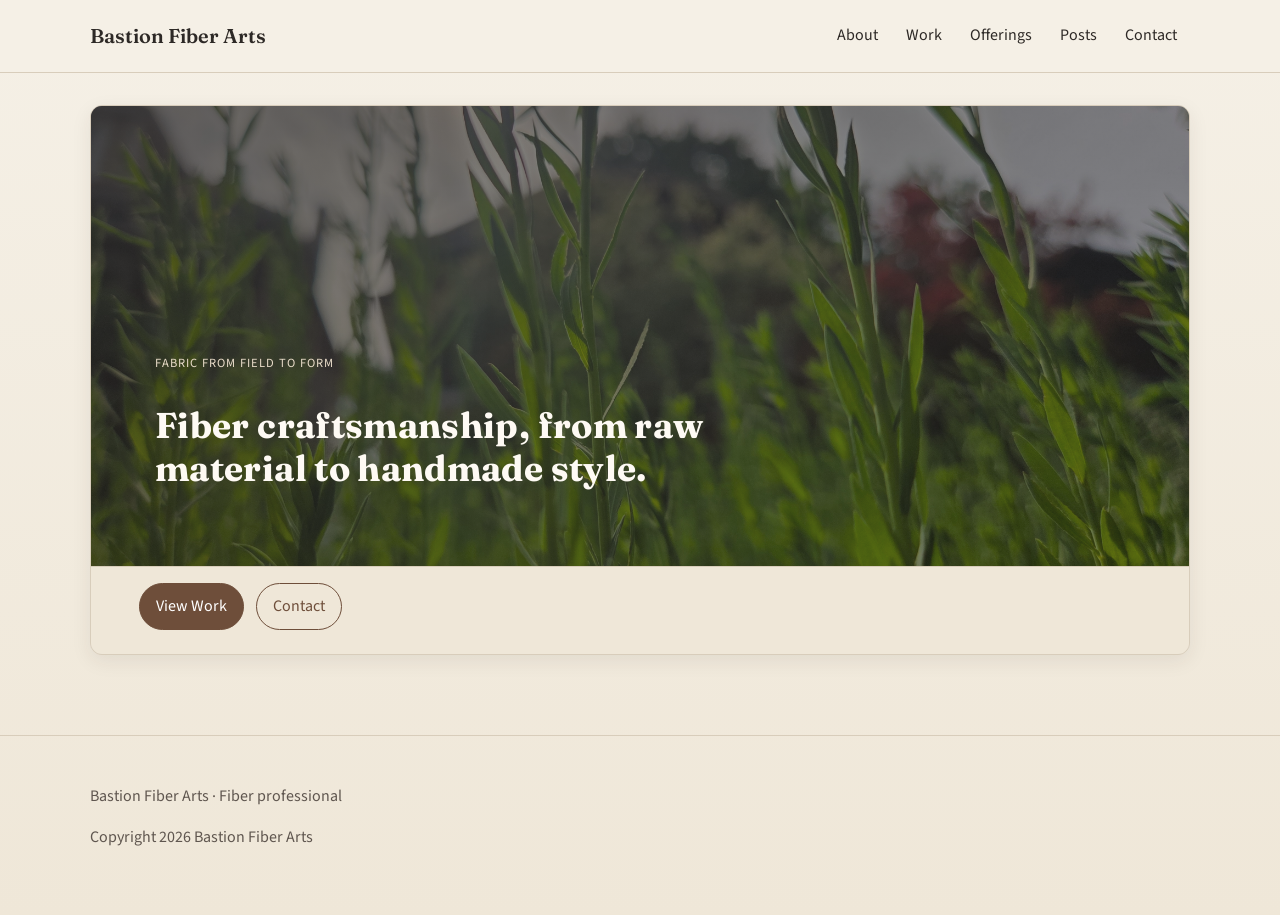
<file: docs/index.html>
<!doctype html>
<html lang="en">
  <head>
    <meta charset="UTF-8" />
    <meta name="viewport" content="width=device-width, initial-scale=1" />
    <title>Bastion Fiber Arts | Fiber Arts</title>
    <meta
      name="description"
      content="Personal website for a full-stack fiber professional: from growing and processing fiber to spinning, weaving, sewing, and styling."
    />
    <link rel="preconnect" href="https://fonts.googleapis.com" />
    <link rel="preconnect" href="https://fonts.gstatic.com" crossorigin />
    <link
      href="https://fonts.googleapis.com/css2?family=Fraunces:opsz,wght@9..144,500;9..144,600&family=Source+Sans+3:wght@400;500;600&display=swap"
      rel="stylesheet"
    />
    <link rel="stylesheet" href="assets/css/styles.css" />
  </head>
  <body>
    <a class="skip-link" href="#main-content">Skip to content</a>

    <header class="site-header">
      <div class="container header-inner">
        <a class="brand" href="index.html">Bastion Fiber Arts</a>
        <button
          class="menu-button"
          type="button"
          data-menu-button
          aria-expanded="false"
          aria-controls="primary-navigation"
        >
          Menu
        </button>
        <nav
          id="primary-navigation"
          class="primary-nav"
          aria-label="Primary"
          data-primary-nav
        >
          <ul class="nav-list">
            <li><a href="about/index.html">About</a></li>
            <li><a href="work/index.html">Work</a></li>
            <li><a href="offerings/index.html">Offerings</a></li>
            <li><a href="posts/index.html">Posts</a></li>
            <li><a href="contact/index.html">Contact</a></li>
          </ul>
        </nav>
      </div>
    </header>

    <main id="main-content" class="container">
      <section class="hero reveal" aria-labelledby="home-hero-title">
        <div class="hero-media">
          <div class="hero-content">
<!--              <p text-transform="uppercase" letter-spacing="0.08em" font-size="0.78rem" color="#FFFFF0" margin-bottom="var(--space-1)">Fiber From Field To Form</p>-->
            <p class="home-kicker" >Fabric From Field To Form</p>
            <h1 id="home-hero-title">Fiber craftsmanship, from raw material to handmade style.</h1>
          </div>
        </div>
        <div class="hero-actions">
          <a class="button primary" href="work/index.html">View Work</a>
          <a class="button secondary" href="contact/index.html">Contact</a>
        </div>
      </section>
    </main>

    <footer class="site-footer">
      <div class="container">
        <p>Bastion Fiber Arts · Fiber professional</p>
        <p>Copyright <span data-current-year></span> Bastion Fiber Arts</p>
      </div>
    </footer>

    <script src="assets/js/main.js"></script>
  </body>
</html>
</file>
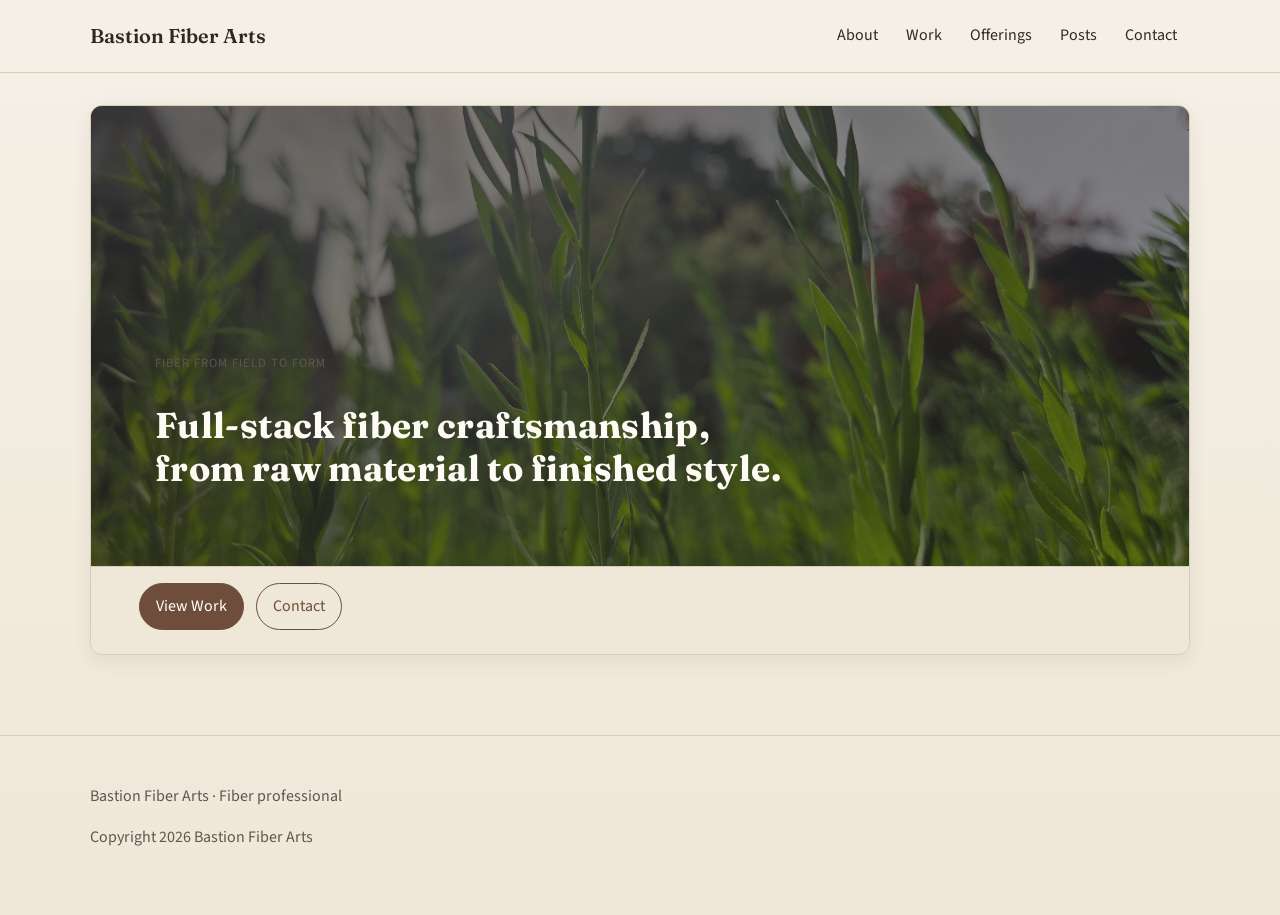
<file: site/index.html>
<!doctype html>
<html lang="en">
  <head>
    <meta charset="UTF-8" />
    <meta name="viewport" content="width=device-width, initial-scale=1" />
    <title>Bastion Fiber Arts | Fiber Arts</title>
    <meta
      name="description"
      content="Personal website for a full-stack fiber professional: from growing and processing fiber to spinning, weaving, sewing, and styling."
    />
    <link rel="preconnect" href="https://fonts.googleapis.com" />
    <link rel="preconnect" href="https://fonts.gstatic.com" crossorigin />
    <link
      href="https://fonts.googleapis.com/css2?family=Fraunces:opsz,wght@9..144,500;9..144,600&family=Source+Sans+3:wght@400;500;600&display=swap"
      rel="stylesheet"
    />
    <link rel="stylesheet" href="assets/css/styles.css" />
  </head>
  <body>
    <a class="skip-link" href="#main-content">Skip to content</a>

    <header class="site-header">
      <div class="container header-inner">
        <a class="brand" href="index.html">Bastion Fiber Arts</a>
        <button
          class="menu-button"
          type="button"
          data-menu-button
          aria-expanded="false"
          aria-controls="primary-navigation"
        >
          Menu
        </button>
        <nav
          id="primary-navigation"
          class="primary-nav"
          aria-label="Primary"
          data-primary-nav
        >
          <ul class="nav-list">
            <li><a href="about/index.html">About</a></li>
            <li><a href="work/index.html">Work</a></li>
            <li><a href="offerings/index.html">Offerings</a></li>
            <li><a href="posts/index.html">Posts</a></li>
            <li><a href="contact/index.html">Contact</a></li>
          </ul>
        </nav>
      </div>
    </header>

    <main id="main-content" class="container">
      <section class="hero reveal" aria-labelledby="home-hero-title">
        <div class="hero-media">
          <div class="hero-content">
            <p class="kicker">Fiber From Field To Form</p>
            <h1 id="home-hero-title">Full-stack fiber craftsmanship, from raw material to finished style.</h1>
          </div>
        </div>
        <div class="hero-actions">
          <a class="button primary" href="work/index.html">View Work</a>
          <a class="button secondary" href="contact/index.html">Contact</a>
        </div>
      </section>
    </main>

    <footer class="site-footer">
      <div class="container">
        <p>Bastion Fiber Arts · Fiber professional</p>
        <p>Copyright <span data-current-year></span> Bastion Fiber Arts</p>
      </div>
    </footer>

    <script src="data/local-data.js"></script>
    <script src="assets/js/main.js"></script>
  </body>
</html>
</file>
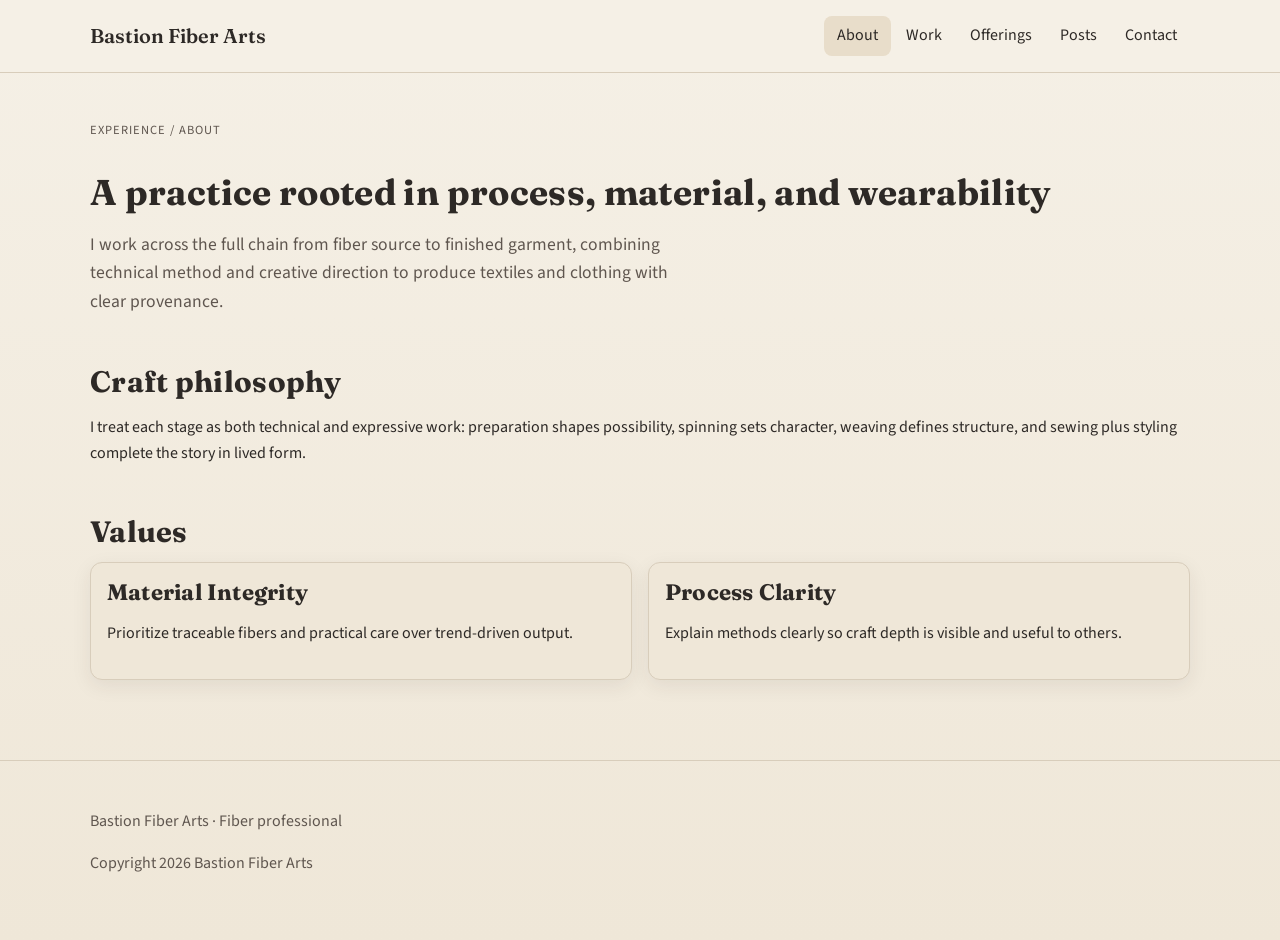
<file: docs/about/index.html>
<!doctype html>
<html lang="en">
  <head>
    <meta charset="UTF-8" />
    <meta name="viewport" content="width=device-width, initial-scale=1" />
    <title>About | Bastion Fiber Arts</title>
    <meta name="description" content="Experience, process, and craft philosophy of a full-stack fiber professional." />
    <link rel="preconnect" href="https://fonts.googleapis.com" />
    <link rel="preconnect" href="https://fonts.gstatic.com" crossorigin />
    <link
      href="https://fonts.googleapis.com/css2?family=Fraunces:opsz,wght@9..144,500;9..144,600&family=Source+Sans+3:wght@400;500;600&display=swap"
      rel="stylesheet"
    />
    <link rel="stylesheet" href="../assets/css/styles.css" />
  </head>
  <body>
    <a class="skip-link" href="#main-content">Skip to content</a>

    <header class="site-header">
      <div class="container header-inner">
        <a class="brand" href="../index.html">Bastion Fiber Arts</a>
        <button class="menu-button" type="button" data-menu-button aria-expanded="false" aria-controls="primary-navigation">Menu</button>
        <nav id="primary-navigation" class="primary-nav" aria-label="Primary" data-primary-nav>
          <ul class="nav-list">
            <li><a href="index.html" aria-current="page">About</a></li>
            <li><a href="../work/index.html">Work</a></li>
            <li><a href="../offerings/index.html">Offerings</a></li>
            <li><a href="../posts/index.html">Posts</a></li>
            <li><a href="../contact/index.html">Contact</a></li>
          </ul>
        </nav>
      </div>
    </header>

    <main id="main-content" class="container">
      <section class="section reveal">
        <p class="kicker">Experience / About</p>
        <h1>A practice rooted in process, material, and wearability</h1>
        <p class="lead">I work across the full chain from fiber source to finished garment, combining technical method and creative direction to produce textiles and clothing with clear provenance.</p>
      </section>

      <section class="section reveal" aria-labelledby="philosophy-title">
        <h2 id="philosophy-title">Craft philosophy</h2>
        <p>I treat each stage as both technical and expressive work: preparation shapes possibility, spinning sets character, weaving defines structure, and sewing plus styling complete the story in lived form.</p>
      </section>

<!--
      <section class="section reveal" aria-labelledby="timeline-title">
        <h2 id="timeline-title">Milestones</h2>
        <ul class="timeline">
          <li>
            <h3>Material foundation</h3>
            <p class="muted">Established local sourcing and small-batch processing practice focused on consistency and quality.</p>
          </li>
          <li>
            <h3>Integrated textile workflow</h3>
            <p class="muted">Built an end-to-end process connecting spinning choices to weave outcomes and garment performance.</p>
          </li>
          <li>
            <h3>Public-facing styling work</h3>
            <p class="muted">Expanded into outfit styling and communication that makes process legible to broader audiences.</p>
          </li>
        </ul>
      </section>
-->

      <section class="section reveal" aria-labelledby="values-title">
        <h2 id="values-title">Values</h2>
        <div class="card-grid two">
          <article class="card">
            <div class="card-body">
              <h3>Material Integrity</h3>
              <p>Prioritize traceable fibers and practical care over trend-driven output.</p>
            </div>
          </article>
          <article class="card">
            <div class="card-body">
              <h3>Process Clarity</h3>
              <p>Explain methods clearly so craft depth is visible and useful to others.</p>
            </div>
          </article>
        </div>
      </section>
    </main>

    <footer class="site-footer">
      <div class="container">
        <p>Bastion Fiber Arts · Fiber professional</p>
        <p>Copyright <span data-current-year></span> Bastion Fiber Arts</p>
      </div>
    </footer>

    <script src="../assets/js/main.js"></script>
  </body>
</html>
</file>
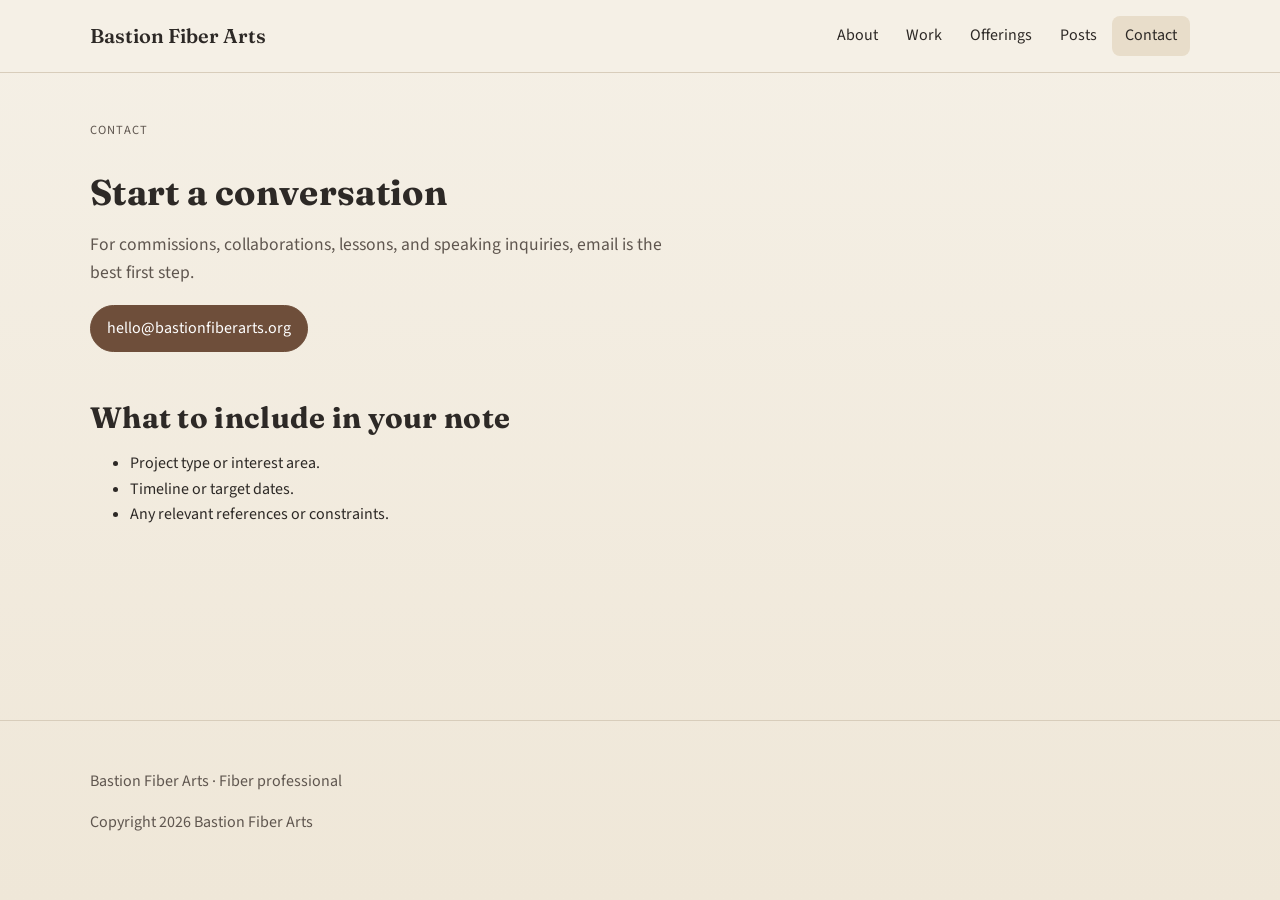
<file: docs/contact/index.html>
<!doctype html>
<html lang="en">
  <head>
    <meta charset="UTF-8" />
    <meta name="viewport" content="width=device-width, initial-scale=1" />
    <title>Contact | Bastion Fiber Arts</title>
    <meta name="description" content="Contact page for collaboration, commissions, and workshop inquiries." />
    <link rel="preconnect" href="https://fonts.googleapis.com" />
    <link rel="preconnect" href="https://fonts.gstatic.com" crossorigin />
    <link
      href="https://fonts.googleapis.com/css2?family=Fraunces:opsz,wght@9..144,500;9..144,600&family=Source+Sans+3:wght@400;500;600&display=swap"
      rel="stylesheet"
    />
    <link rel="stylesheet" href="../assets/css/styles.css" />
  </head>
  <body>
    <a class="skip-link" href="#main-content">Skip to content</a>

    <header class="site-header">
      <div class="container header-inner">
        <a class="brand" href="../index.html">Bastion Fiber Arts</a>
        <button class="menu-button" type="button" data-menu-button aria-expanded="false" aria-controls="primary-navigation">Menu</button>
        <nav id="primary-navigation" class="primary-nav" aria-label="Primary" data-primary-nav>
          <ul class="nav-list">
            <li><a href="../about/index.html">About</a></li>
            <li><a href="../work/index.html">Work</a></li>
            <li><a href="../offerings/index.html">Offerings</a></li>
            <li><a href="../posts/index.html">Posts</a></li>
            <li><a href="index.html" aria-current="page">Contact</a></li>
          </ul>
        </nav>
      </div>
    </header>

    <main id="main-content" class="container">
      <section class="section reveal">
        <p class="kicker">Contact</p>
        <h1>Start a conversation</h1>
        <p class="lead">For commissions, collaborations, lessons, and speaking inquiries, email is the best first step.</p>
        <div class="button-row">
          <a class="button primary" href="mailto:hello@bastionfiberarts.org?subject=Fiber%20Website%20Inquiry">hello@bastionfiberarts.org</a>
        </div>
      </section>

      <section class="section reveal" aria-labelledby="contact-notes-title">
        <h2 id="contact-notes-title">What to include in your note</h2>
        <ul>
          <li>Project type or interest area.</li>
          <li>Timeline or target dates.</li>
          <li>Any relevant references or constraints.</li>
        </ul>
<!--        <p class="muted">Typical response cadence: within 3 business days.</p>-->
      </section>
    </main>

    <footer class="site-footer">
      <div class="container">
        <p>Bastion Fiber Arts · Fiber professional</p>
        <p>Copyright <span data-current-year></span> Bastion Fiber Arts</p>
      </div>
    </footer>

    <script src="../assets/js/main.js"></script>
  </body>
</html>
</file>
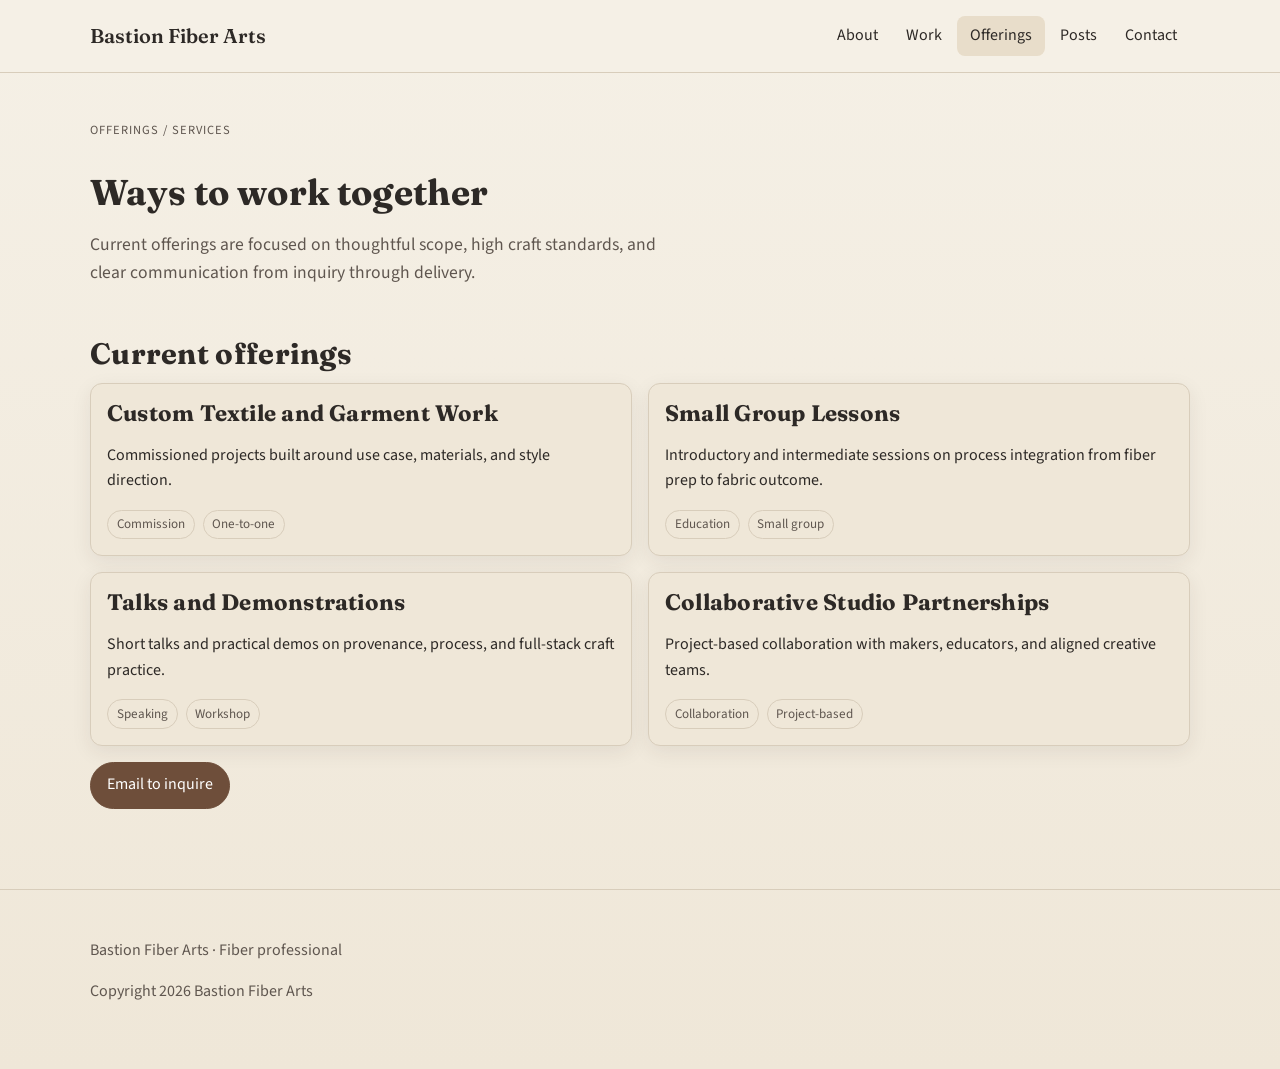
<file: docs/offerings/index.html>
<!doctype html>
<html lang="en">
  <head>
    <meta charset="UTF-8" />
    <meta name="viewport" content="width=device-width, initial-scale=1" />
    <title>Offerings | Bastion Fiber Arts</title>
    <meta name="description" content="Current and upcoming offerings including custom work, lessons, and talks." />
    <link rel="preconnect" href="https://fonts.googleapis.com" />
    <link rel="preconnect" href="https://fonts.gstatic.com" crossorigin />
    <link
      href="https://fonts.googleapis.com/css2?family=Fraunces:opsz,wght@9..144,500;9..144,600&family=Source+Sans+3:wght@400;500;600&display=swap"
      rel="stylesheet"
    />
    <link rel="stylesheet" href="../assets/css/styles.css" />
  </head>
  <body>
    <a class="skip-link" href="#main-content">Skip to content</a>

    <header class="site-header">
      <div class="container header-inner">
        <a class="brand" href="../index.html">Bastion Fiber Arts</a>
        <button class="menu-button" type="button" data-menu-button aria-expanded="false" aria-controls="primary-navigation">Menu</button>
        <nav id="primary-navigation" class="primary-nav" aria-label="Primary" data-primary-nav>
          <ul class="nav-list">
            <li><a href="../about/index.html">About</a></li>
            <li><a href="../work/index.html">Work</a></li>
            <li><a href="index.html" aria-current="page">Offerings</a></li>
            <li><a href="../posts/index.html">Posts</a></li>
            <li><a href="../contact/index.html">Contact</a></li>
          </ul>
        </nav>
      </div>
    </header>

    <main id="main-content" class="container">
      <section class="section reveal">
        <p class="kicker">Offerings / Services</p>
        <h1>Ways to work together</h1>
        <p class="lead">Current offerings are focused on thoughtful scope, high craft standards, and clear communication from inquiry through delivery.</p>
      </section>

      <section class="section reveal" aria-labelledby="offering-cards-title">
        <h2 id="offering-cards-title">Current offerings</h2>
        <div class="card-grid two" data-offerings-list data-source="../data/offerings.json"></div>
        <div class="button-row">
          <a class="button primary" href="mailto:hello@bastionfiberarts.org?subject=Offering%20Inquiry">Email to inquire</a>
        </div>
      </section>
    </main>

    <footer class="site-footer">
      <div class="container">
        <p>Bastion Fiber Arts · Fiber professional</p>
        <p>Copyright <span data-current-year></span> Bastion Fiber Arts</p>
      </div>
    </footer>

    <script src="../assets/js/main.js"></script>
  </body>
</html>
</file>
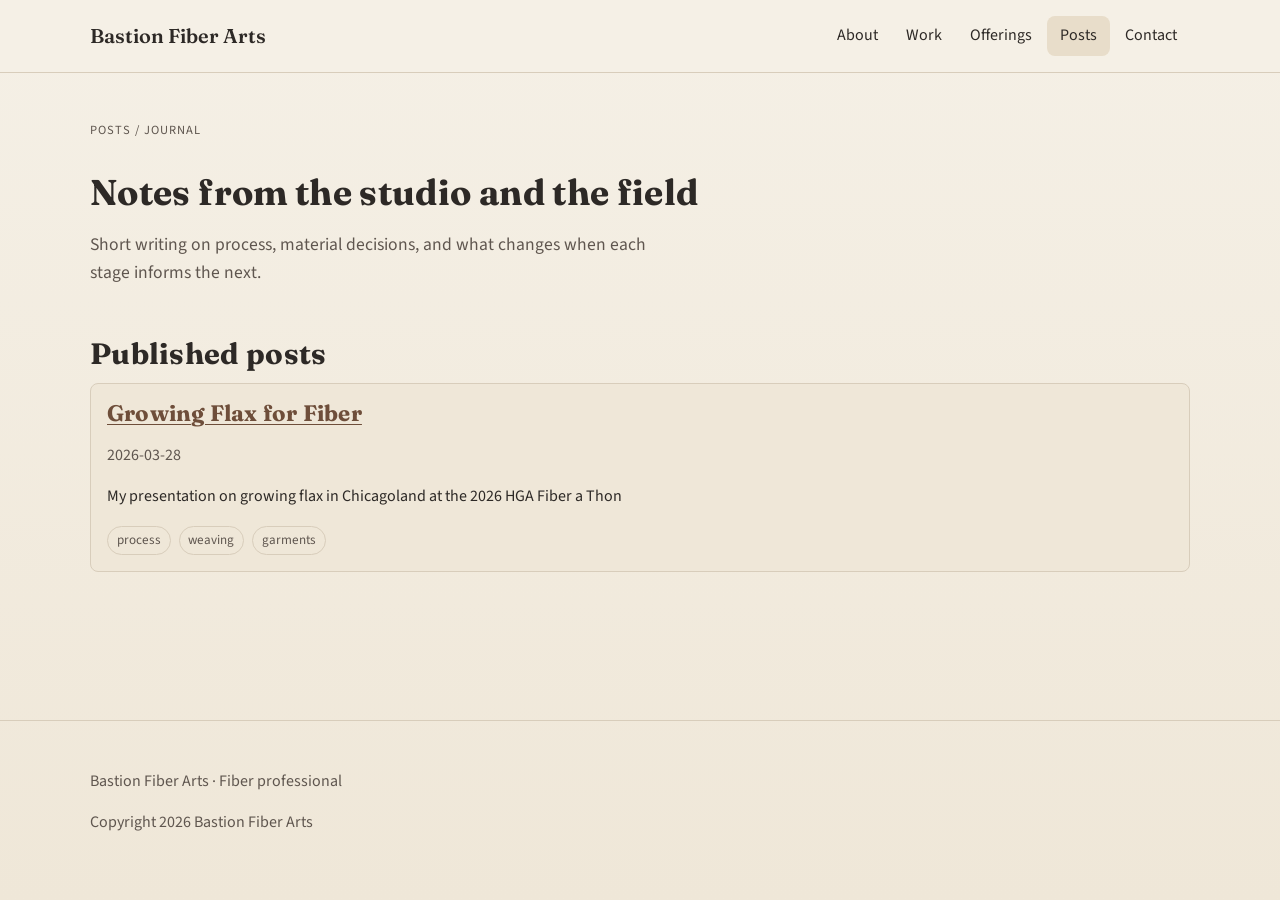
<file: docs/posts/index.html>
<!doctype html>
<html lang="en">
  <head>
    <meta charset="UTF-8" />
    <meta name="viewport" content="width=device-width, initial-scale=1" />
    <title>Posts | Bastion Fiber Arts</title>
    <meta name="description" content="Journal posts on fiber process, material decisions, and finished work." />
    <link rel="preconnect" href="https://fonts.googleapis.com" />
    <link rel="preconnect" href="https://fonts.gstatic.com" crossorigin />
    <link
      href="https://fonts.googleapis.com/css2?family=Fraunces:opsz,wght@9..144,500;9..144,600&family=Source+Sans+3:wght@400;500;600&display=swap"
      rel="stylesheet"
    />
    <link rel="stylesheet" href="../assets/css/styles.css" />
  </head>
  <body>
    <a class="skip-link" href="#main-content">Skip to content</a>

    <header class="site-header">
      <div class="container header-inner">
        <a class="brand" href="../index.html">Bastion Fiber Arts</a>
        <button class="menu-button" type="button" data-menu-button aria-expanded="false" aria-controls="primary-navigation">Menu</button>
        <nav id="primary-navigation" class="primary-nav" aria-label="Primary" data-primary-nav>
          <ul class="nav-list">
            <li><a href="../about/index.html">About</a></li>
            <li><a href="../work/index.html">Work</a></li>
            <li><a href="../offerings/index.html">Offerings</a></li>
            <li><a href="index.html" aria-current="page">Posts</a></li>
            <li><a href="../contact/index.html">Contact</a></li>
          </ul>
        </nav>
      </div>
    </header>

    <main id="main-content" class="container">
      <section class="section reveal">
        <p class="kicker">Posts / Journal</p>
        <h1>Notes from the studio and the field</h1>
        <p class="lead">Short writing on process, material decisions, and what changes when each stage informs the next.</p>
      </section>

      <section class="section reveal" aria-labelledby="post-list-title">
        <h2 id="post-list-title">Published posts</h2>
        <ul class="post-list" data-posts-list data-source="../data/posts.json" data-post-link-prefix="">
          <li class="post-list-item">Loading posts...</li>
        </ul>
      </section>
    </main>

    <footer class="site-footer">
      <div class="container">
        <p>Bastion Fiber Arts · Fiber professional</p>
        <p>Copyright <span data-current-year></span> Bastion Fiber Arts</p>
      </div>
    </footer>

    <script src="../assets/js/main.js"></script>
  </body>
</html>
</file>
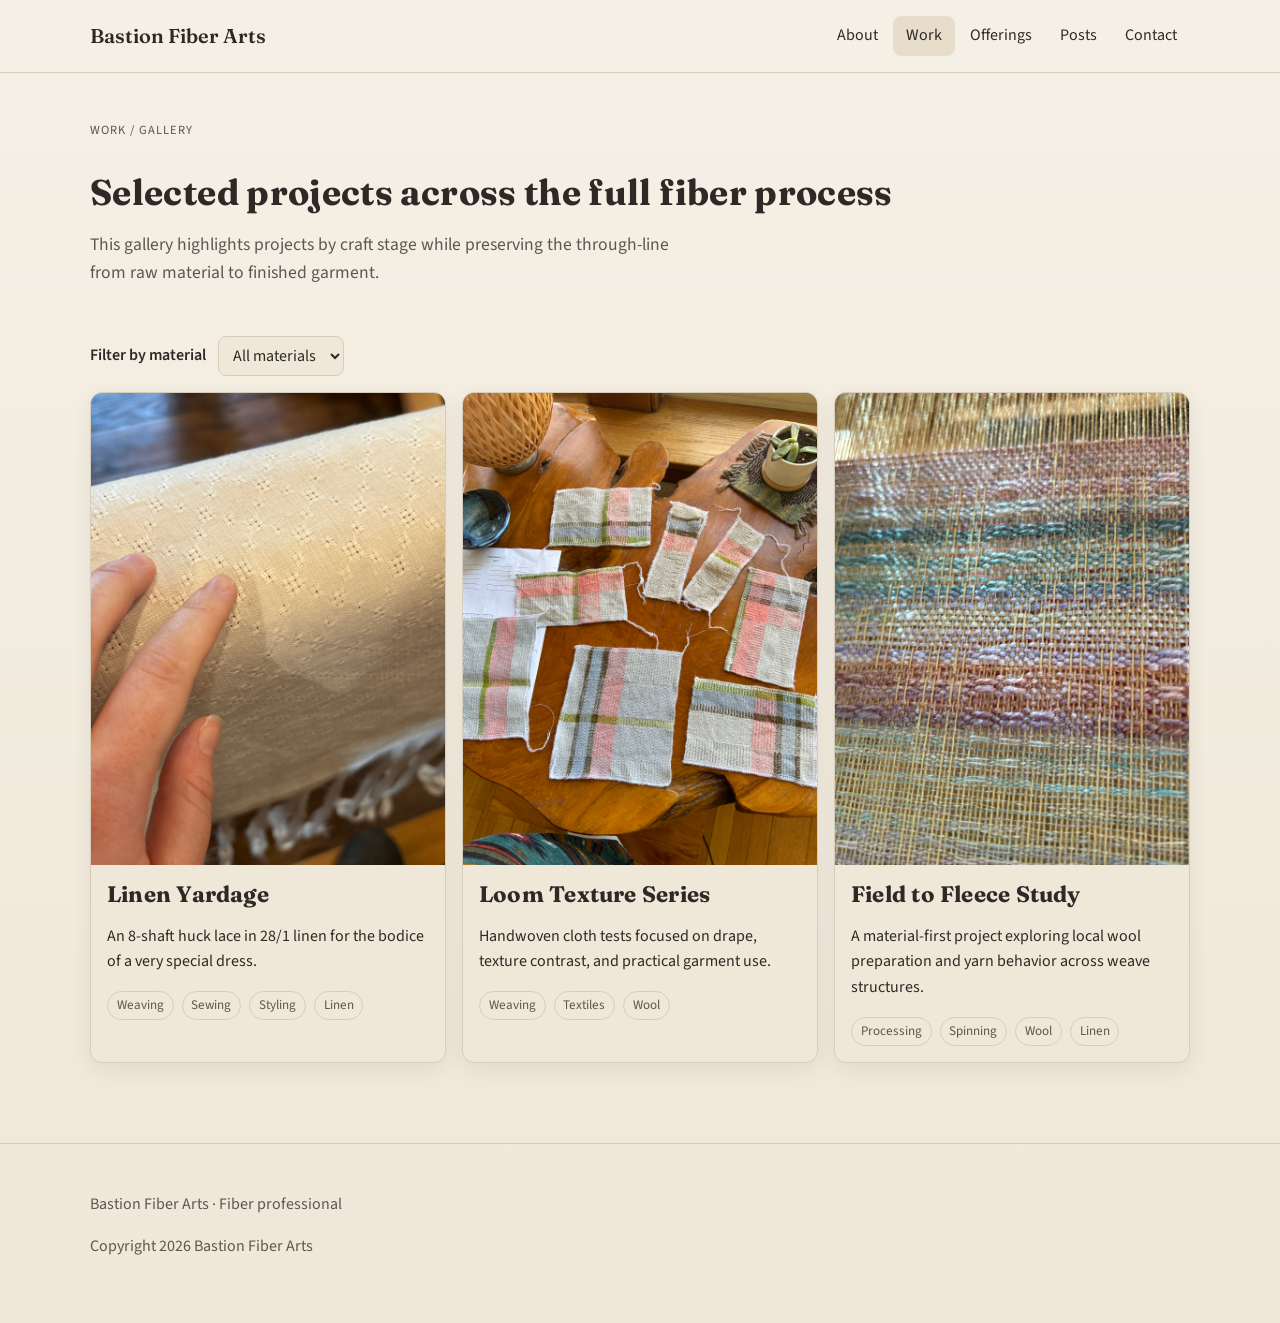
<file: docs/work/index.html>
<!doctype html>
<html lang="en">
  <head>
    <meta charset="UTF-8" />
    <meta name="viewport" content="width=device-width, initial-scale=1" />
    <title>Work | Bastion Fiber Arts</title>
    <meta name="description" content="Portfolio and gallery of fiber projects from processing and spinning through weaving, sewing, and styling." />
    <link rel="preconnect" href="https://fonts.googleapis.com" />
    <link rel="preconnect" href="https://fonts.gstatic.com" crossorigin />
    <link
      href="https://fonts.googleapis.com/css2?family=Fraunces:opsz,wght@9..144,500;9..144,600&family=Source+Sans+3:wght@400;500;600&display=swap"
      rel="stylesheet"
    />
    <link rel="stylesheet" href="../assets/css/styles.css" />
  </head>
  <body>
    <a class="skip-link" href="#main-content">Skip to content</a>

    <header class="site-header">
      <div class="container header-inner">
        <a class="brand" href="../index.html">Bastion Fiber Arts</a>
        <button class="menu-button" type="button" data-menu-button aria-expanded="false" aria-controls="primary-navigation">Menu</button>
        <nav id="primary-navigation" class="primary-nav" aria-label="Primary" data-primary-nav>
          <ul class="nav-list">
            <li><a href="../about/index.html">About</a></li>
            <li><a href="index.html" aria-current="page">Work</a></li>
            <li><a href="../offerings/index.html">Offerings</a></li>
            <li><a href="../posts/index.html">Posts</a></li>
            <li><a href="../contact/index.html">Contact</a></li>
          </ul>
        </nav>
      </div>
    </header>

    <main id="main-content" class="container">
      <section class="section reveal">
        <p class="kicker">Work / Gallery</p>
        <h1>Selected projects across the full fiber process</h1>
        <p class="lead">This gallery highlights projects by craft stage while preserving the through-line from raw material to finished garment.</p>
      </section>

      <section class="section reveal" aria-label="Work gallery">
        <div class="work-toolbar">
          <label for="material-filter">Filter by material</label>
          <select id="material-filter" data-work-filter>
            <option value="all">All materials</option>
          </select>
        </div>
        <div
          class="card-grid three"
          data-work-list
          data-source="../data/work.json"
          data-image-prefix="../"
          data-work-filter-target="material-filter"
          data-work-sort="year-desc"
        ></div>
      </section>
    </main>

    <footer class="site-footer">
      <div class="container">
        <p>Bastion Fiber Arts · Fiber professional</p>
        <p>Copyright <span data-current-year></span> Bastion Fiber Arts</p>
      </div>
    </footer>

    <script src="../assets/js/main.js"></script>
  </body>
</html>
</file>
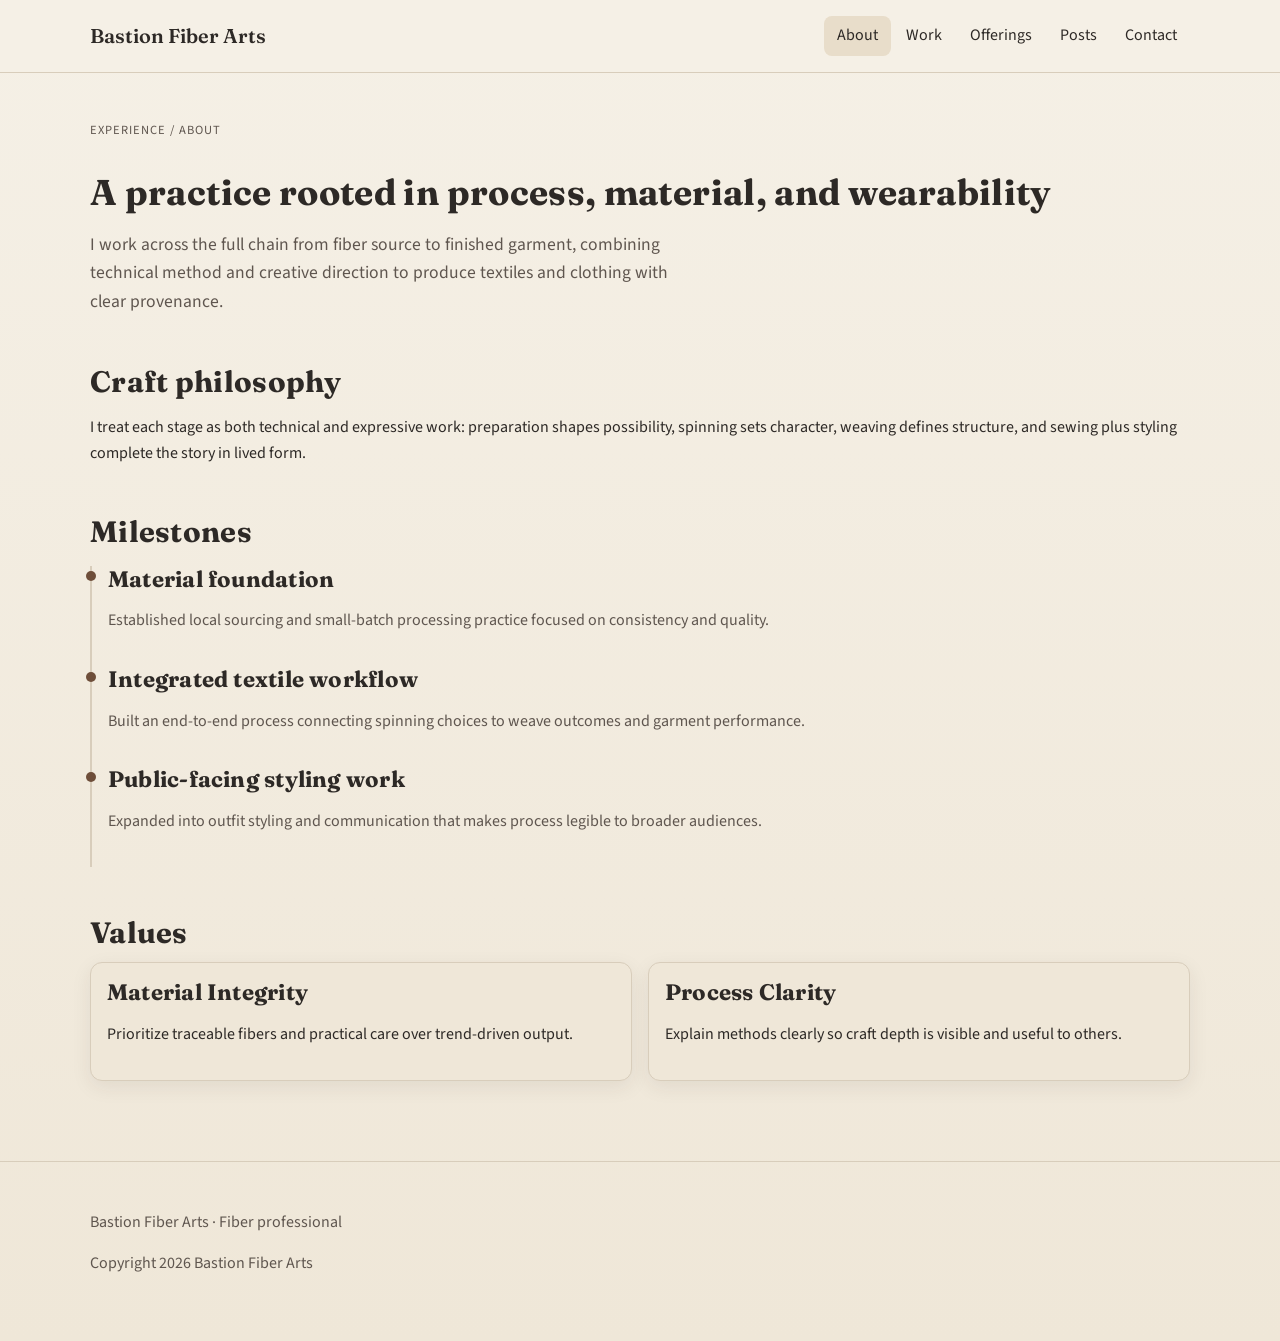
<file: site/about/index.html>
<!doctype html>
<html lang="en">
  <head>
    <meta charset="UTF-8" />
    <meta name="viewport" content="width=device-width, initial-scale=1" />
    <title>About | Bastion Fiber Arts</title>
    <meta name="description" content="Experience, process, and craft philosophy of a full-stack fiber professional." />
    <link rel="preconnect" href="https://fonts.googleapis.com" />
    <link rel="preconnect" href="https://fonts.gstatic.com" crossorigin />
    <link
      href="https://fonts.googleapis.com/css2?family=Fraunces:opsz,wght@9..144,500;9..144,600&family=Source+Sans+3:wght@400;500;600&display=swap"
      rel="stylesheet"
    />
    <link rel="stylesheet" href="../assets/css/styles.css" />
  </head>
  <body>
    <a class="skip-link" href="#main-content">Skip to content</a>

    <header class="site-header">
      <div class="container header-inner">
        <a class="brand" href="../index.html">Bastion Fiber Arts</a>
        <button class="menu-button" type="button" data-menu-button aria-expanded="false" aria-controls="primary-navigation">Menu</button>
        <nav id="primary-navigation" class="primary-nav" aria-label="Primary" data-primary-nav>
          <ul class="nav-list">
            <li><a href="index.html" aria-current="page">About</a></li>
            <li><a href="../work/index.html">Work</a></li>
            <li><a href="../offerings/index.html">Offerings</a></li>
            <li><a href="../posts/index.html">Posts</a></li>
            <li><a href="../contact/index.html">Contact</a></li>
          </ul>
        </nav>
      </div>
    </header>

    <main id="main-content" class="container">
      <section class="section reveal">
        <p class="kicker">Experience / About</p>
        <h1>A practice rooted in process, material, and wearability</h1>
        <p class="lead">I work across the full chain from fiber source to finished garment, combining technical method and creative direction to produce textiles and clothing with clear provenance.</p>
      </section>

      <section class="section reveal" aria-labelledby="philosophy-title">
        <h2 id="philosophy-title">Craft philosophy</h2>
        <p>I treat each stage as both technical and expressive work: preparation shapes possibility, spinning sets character, weaving defines structure, and sewing plus styling complete the story in lived form.</p>
      </section>

      <section class="section reveal" aria-labelledby="timeline-title">
        <h2 id="timeline-title">Milestones</h2>
        <ul class="timeline">
          <li>
            <h3>Material foundation</h3>
            <p class="muted">Established local sourcing and small-batch processing practice focused on consistency and quality.</p>
          </li>
          <li>
            <h3>Integrated textile workflow</h3>
            <p class="muted">Built an end-to-end process connecting spinning choices to weave outcomes and garment performance.</p>
          </li>
          <li>
            <h3>Public-facing styling work</h3>
            <p class="muted">Expanded into outfit styling and communication that makes process legible to broader audiences.</p>
          </li>
        </ul>
      </section>

      <section class="section reveal" aria-labelledby="values-title">
        <h2 id="values-title">Values</h2>
        <div class="card-grid two">
          <article class="card">
            <div class="card-body">
              <h3>Material Integrity</h3>
              <p>Prioritize traceable fibers and practical care over trend-driven output.</p>
            </div>
          </article>
          <article class="card">
            <div class="card-body">
              <h3>Process Clarity</h3>
              <p>Explain methods clearly so craft depth is visible and useful to others.</p>
            </div>
          </article>
        </div>
      </section>
    </main>

    <footer class="site-footer">
      <div class="container">
        <p>Bastion Fiber Arts · Fiber professional</p>
        <p>Copyright <span data-current-year></span> Bastion Fiber Arts</p>
      </div>
    </footer>

    <script src="../assets/js/main.js"></script>
  </body>
</html>
</file>
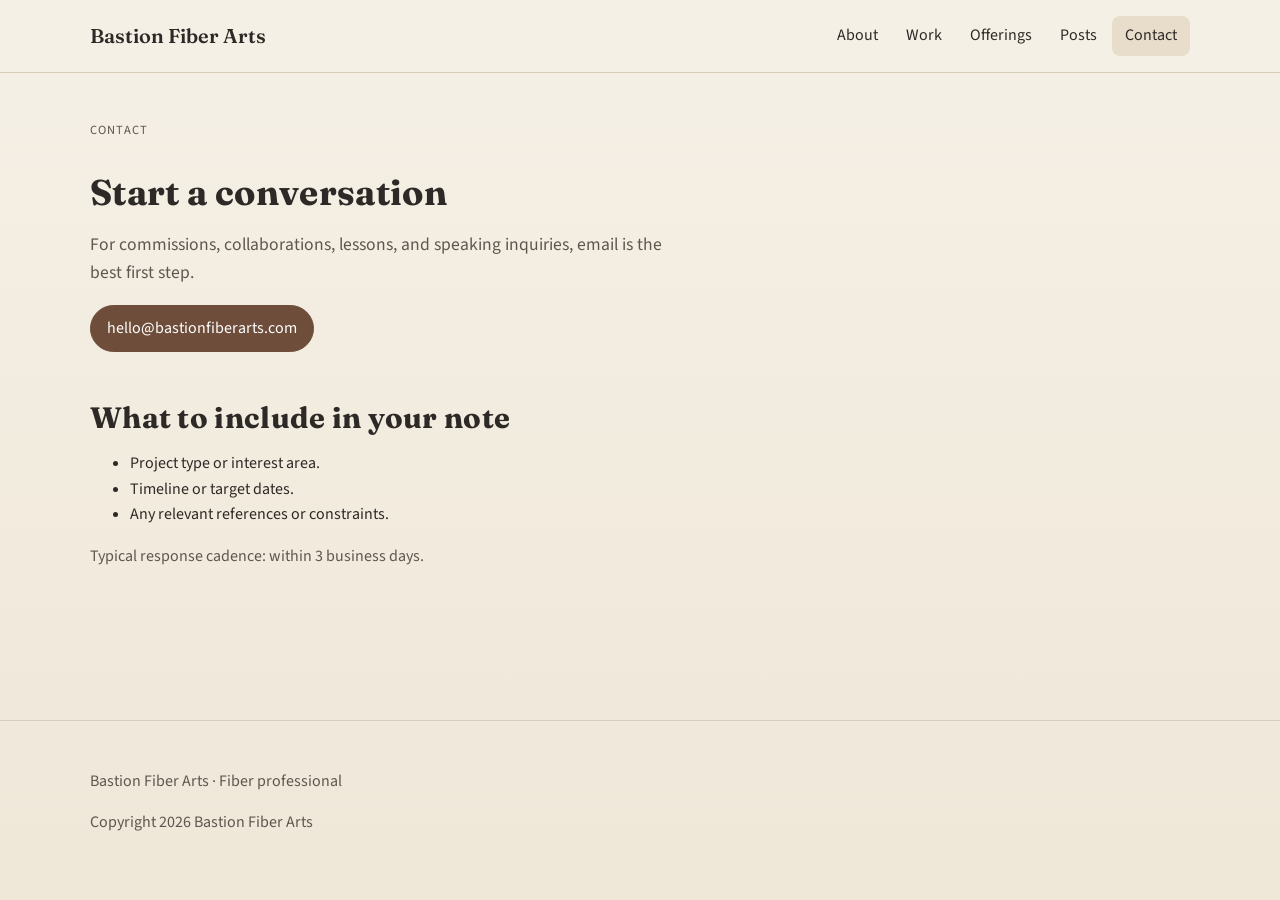
<file: site/contact/index.html>
<!doctype html>
<html lang="en">
  <head>
    <meta charset="UTF-8" />
    <meta name="viewport" content="width=device-width, initial-scale=1" />
    <title>Contact | Bastion Fiber Arts</title>
    <meta name="description" content="Contact page for collaboration, commissions, and workshop inquiries." />
    <link rel="preconnect" href="https://fonts.googleapis.com" />
    <link rel="preconnect" href="https://fonts.gstatic.com" crossorigin />
    <link
      href="https://fonts.googleapis.com/css2?family=Fraunces:opsz,wght@9..144,500;9..144,600&family=Source+Sans+3:wght@400;500;600&display=swap"
      rel="stylesheet"
    />
    <link rel="stylesheet" href="../assets/css/styles.css" />
  </head>
  <body>
    <a class="skip-link" href="#main-content">Skip to content</a>

    <header class="site-header">
      <div class="container header-inner">
        <a class="brand" href="../index.html">Bastion Fiber Arts</a>
        <button class="menu-button" type="button" data-menu-button aria-expanded="false" aria-controls="primary-navigation">Menu</button>
        <nav id="primary-navigation" class="primary-nav" aria-label="Primary" data-primary-nav>
          <ul class="nav-list">
            <li><a href="../about/index.html">About</a></li>
            <li><a href="../work/index.html">Work</a></li>
            <li><a href="../offerings/index.html">Offerings</a></li>
            <li><a href="../posts/index.html">Posts</a></li>
            <li><a href="index.html" aria-current="page">Contact</a></li>
          </ul>
        </nav>
      </div>
    </header>

    <main id="main-content" class="container">
      <section class="section reveal">
        <p class="kicker">Contact</p>
        <h1>Start a conversation</h1>
        <p class="lead">For commissions, collaborations, lessons, and speaking inquiries, email is the best first step.</p>
        <div class="button-row">
          <a class="button primary" href="mailto:hello@bastionfiberarts.com?subject=Fiber%20Website%20Inquiry">hello@bastionfiberarts.com</a>
        </div>
      </section>

      <section class="section reveal" aria-labelledby="contact-notes-title">
        <h2 id="contact-notes-title">What to include in your note</h2>
        <ul>
          <li>Project type or interest area.</li>
          <li>Timeline or target dates.</li>
          <li>Any relevant references or constraints.</li>
        </ul>
        <p class="muted">Typical response cadence: within 3 business days.</p>
      </section>
    </main>

    <footer class="site-footer">
      <div class="container">
        <p>Bastion Fiber Arts · Fiber professional</p>
        <p>Copyright <span data-current-year></span> Bastion Fiber Arts</p>
      </div>
    </footer>

    <script src="../assets/js/main.js"></script>
  </body>
</html>
</file>
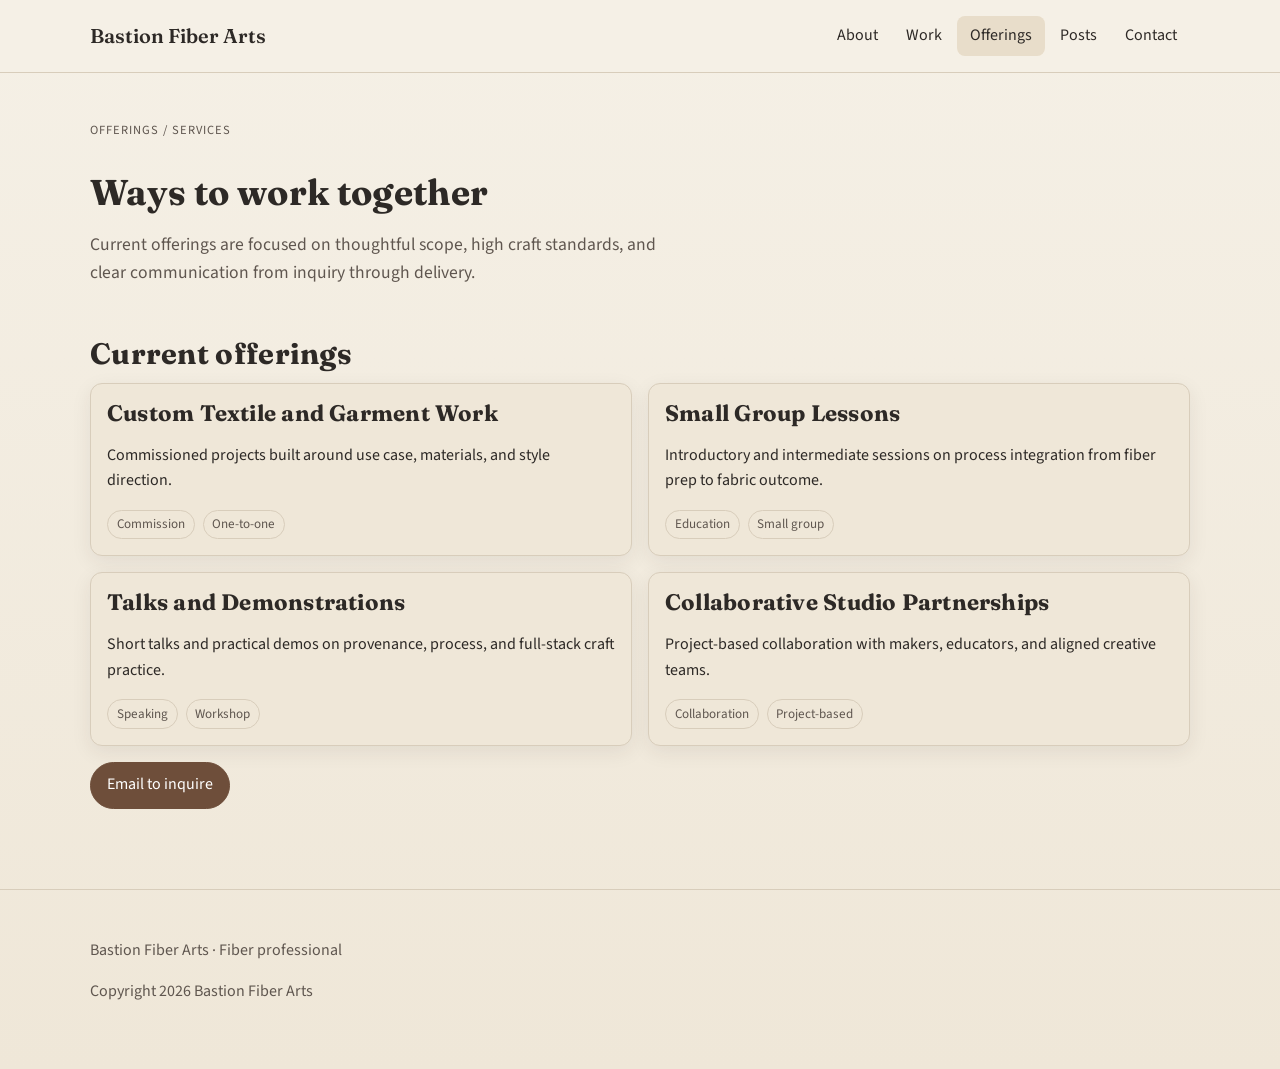
<file: site/offerings/index.html>
<!doctype html>
<html lang="en">
  <head>
    <meta charset="UTF-8" />
    <meta name="viewport" content="width=device-width, initial-scale=1" />
    <title>Offerings | Bastion Fiber Arts</title>
    <meta name="description" content="Current and upcoming offerings including custom work, lessons, and talks." />
    <link rel="preconnect" href="https://fonts.googleapis.com" />
    <link rel="preconnect" href="https://fonts.gstatic.com" crossorigin />
    <link
      href="https://fonts.googleapis.com/css2?family=Fraunces:opsz,wght@9..144,500;9..144,600&family=Source+Sans+3:wght@400;500;600&display=swap"
      rel="stylesheet"
    />
    <link rel="stylesheet" href="../assets/css/styles.css" />
  </head>
  <body>
    <a class="skip-link" href="#main-content">Skip to content</a>

    <header class="site-header">
      <div class="container header-inner">
        <a class="brand" href="../index.html">Bastion Fiber Arts</a>
        <button class="menu-button" type="button" data-menu-button aria-expanded="false" aria-controls="primary-navigation">Menu</button>
        <nav id="primary-navigation" class="primary-nav" aria-label="Primary" data-primary-nav>
          <ul class="nav-list">
            <li><a href="../about/index.html">About</a></li>
            <li><a href="../work/index.html">Work</a></li>
            <li><a href="index.html" aria-current="page">Offerings</a></li>
            <li><a href="../posts/index.html">Posts</a></li>
            <li><a href="../contact/index.html">Contact</a></li>
          </ul>
        </nav>
      </div>
    </header>

    <main id="main-content" class="container">
      <section class="section reveal">
        <p class="kicker">Offerings / Services</p>
        <h1>Ways to work together</h1>
        <p class="lead">Current offerings are focused on thoughtful scope, high craft standards, and clear communication from inquiry through delivery.</p>
      </section>

      <section class="section reveal" aria-labelledby="offering-cards-title">
        <h2 id="offering-cards-title">Current offerings</h2>
        <div class="card-grid two" data-offerings-list data-source="../data/offerings.json"></div>
        <div class="button-row">
          <a class="button primary" href="mailto:hello@bastionfiberarts.com?subject=Offering%20Inquiry">Email to inquire</a>
        </div>
      </section>
    </main>

    <footer class="site-footer">
      <div class="container">
        <p>Bastion Fiber Arts · Fiber professional</p>
        <p>Copyright <span data-current-year></span> Bastion Fiber Arts</p>
      </div>
    </footer>

    <script src="../data/local-data.js"></script>
    <script src="../assets/js/main.js"></script>
  </body>
</html>
</file>
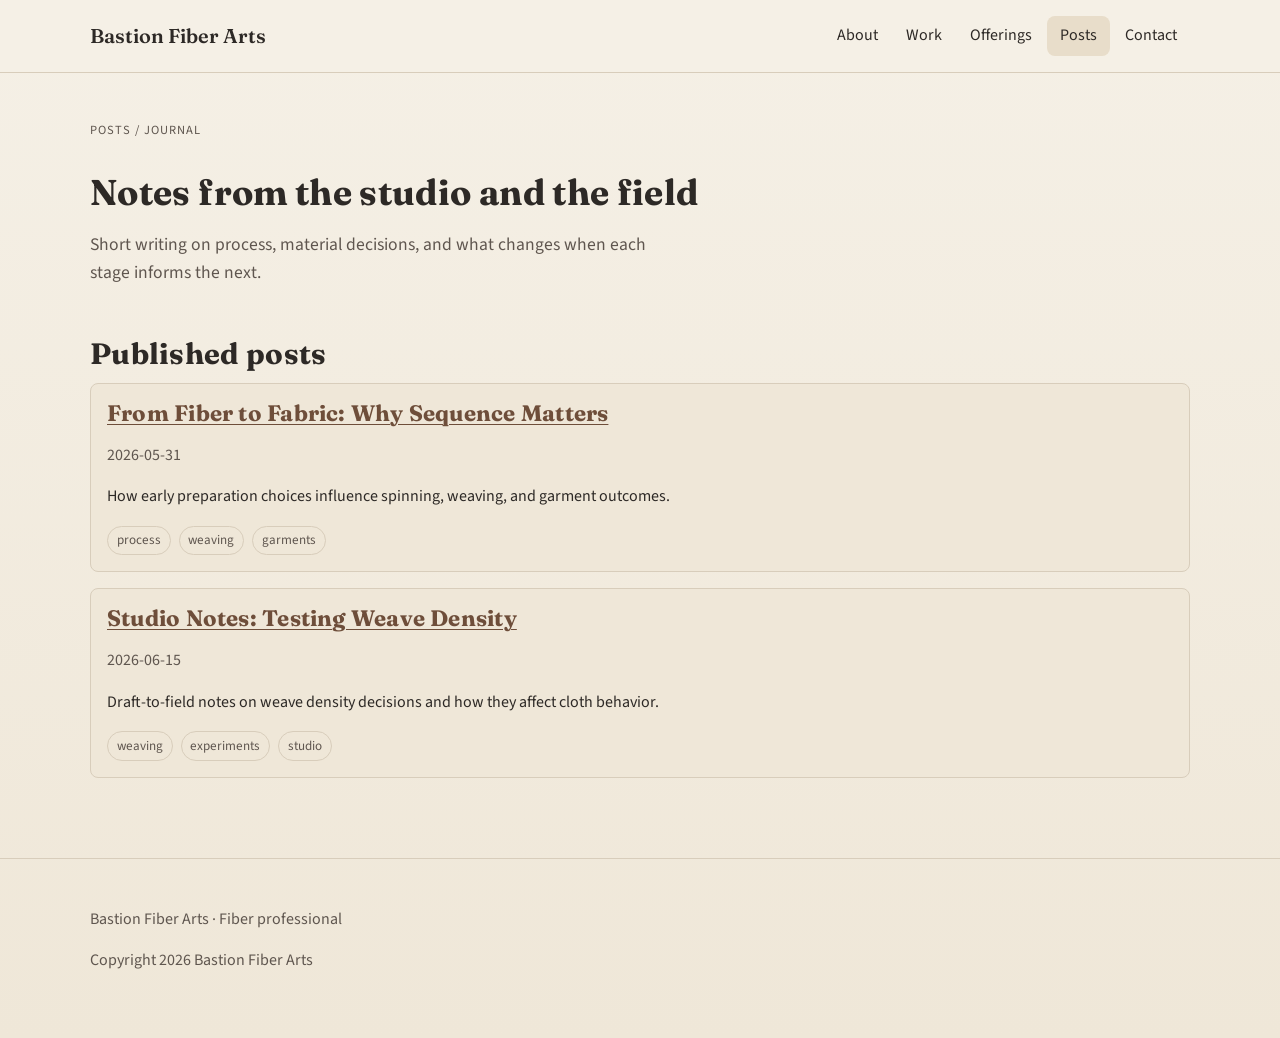
<file: site/posts/index.html>
<!doctype html>
<html lang="en">
  <head>
    <meta charset="UTF-8" />
    <meta name="viewport" content="width=device-width, initial-scale=1" />
    <title>Posts | Bastion Fiber Arts</title>
    <meta name="description" content="Journal posts on fiber process, material decisions, and finished work." />
    <link rel="preconnect" href="https://fonts.googleapis.com" />
    <link rel="preconnect" href="https://fonts.gstatic.com" crossorigin />
    <link
      href="https://fonts.googleapis.com/css2?family=Fraunces:opsz,wght@9..144,500;9..144,600&family=Source+Sans+3:wght@400;500;600&display=swap"
      rel="stylesheet"
    />
    <link rel="stylesheet" href="../assets/css/styles.css" />
  </head>
  <body>
    <a class="skip-link" href="#main-content">Skip to content</a>

    <header class="site-header">
      <div class="container header-inner">
        <a class="brand" href="../index.html">Bastion Fiber Arts</a>
        <button class="menu-button" type="button" data-menu-button aria-expanded="false" aria-controls="primary-navigation">Menu</button>
        <nav id="primary-navigation" class="primary-nav" aria-label="Primary" data-primary-nav>
          <ul class="nav-list">
            <li><a href="../about/index.html">About</a></li>
            <li><a href="../work/index.html">Work</a></li>
            <li><a href="../offerings/index.html">Offerings</a></li>
            <li><a href="index.html" aria-current="page">Posts</a></li>
            <li><a href="../contact/index.html">Contact</a></li>
          </ul>
        </nav>
      </div>
    </header>

    <main id="main-content" class="container">
      <section class="section reveal">
        <p class="kicker">Posts / Journal</p>
        <h1>Notes from the studio and the field</h1>
        <p class="lead">Short writing on process, material decisions, and what changes when each stage informs the next.</p>
      </section>

      <section class="section reveal" aria-labelledby="post-list-title">
        <h2 id="post-list-title">Published posts</h2>
        <ul class="post-list" data-posts-list data-source="../data/posts.json" data-post-link-prefix="">
          <li class="post-list-item">Loading posts...</li>
        </ul>
      </section>
    </main>

    <footer class="site-footer">
      <div class="container">
        <p>Bastion Fiber Arts · Fiber professional</p>
        <p>Copyright <span data-current-year></span> Bastion Fiber Arts</p>
      </div>
    </footer>

    <script src="../data/local-data.js"></script>
    <script src="../assets/js/main.js"></script>
  </body>
</html>
</file>
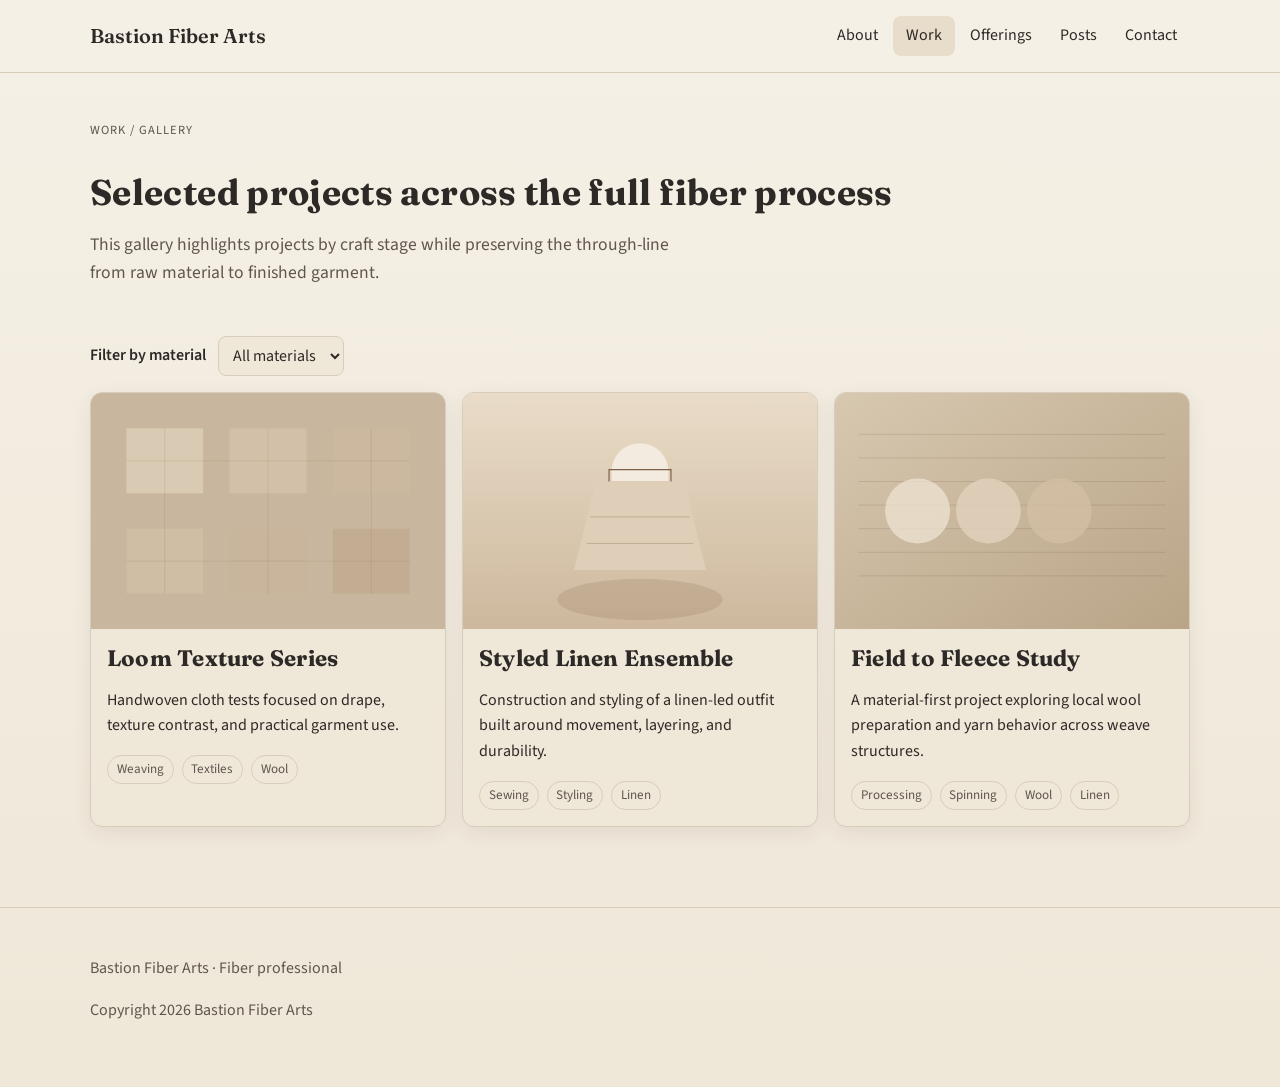
<file: site/work/index.html>
<!doctype html>
<html lang="en">
  <head>
    <meta charset="UTF-8" />
    <meta name="viewport" content="width=device-width, initial-scale=1" />
    <title>Work | Bastion Fiber Arts</title>
    <meta name="description" content="Portfolio and gallery of fiber projects from processing and spinning through weaving, sewing, and styling." />
    <link rel="preconnect" href="https://fonts.googleapis.com" />
    <link rel="preconnect" href="https://fonts.gstatic.com" crossorigin />
    <link
      href="https://fonts.googleapis.com/css2?family=Fraunces:opsz,wght@9..144,500;9..144,600&family=Source+Sans+3:wght@400;500;600&display=swap"
      rel="stylesheet"
    />
    <link rel="stylesheet" href="../assets/css/styles.css" />
  </head>
  <body>
    <a class="skip-link" href="#main-content">Skip to content</a>

    <header class="site-header">
      <div class="container header-inner">
        <a class="brand" href="../index.html">Bastion Fiber Arts</a>
        <button class="menu-button" type="button" data-menu-button aria-expanded="false" aria-controls="primary-navigation">Menu</button>
        <nav id="primary-navigation" class="primary-nav" aria-label="Primary" data-primary-nav>
          <ul class="nav-list">
            <li><a href="../about/index.html">About</a></li>
            <li><a href="index.html" aria-current="page">Work</a></li>
            <li><a href="../offerings/index.html">Offerings</a></li>
            <li><a href="../posts/index.html">Posts</a></li>
            <li><a href="../contact/index.html">Contact</a></li>
          </ul>
        </nav>
      </div>
    </header>

    <main id="main-content" class="container">
      <section class="section reveal">
        <p class="kicker">Work / Gallery</p>
        <h1>Selected projects across the full fiber process</h1>
        <p class="lead">This gallery highlights projects by craft stage while preserving the through-line from raw material to finished garment.</p>
      </section>

      <section class="section reveal" aria-label="Work gallery">
        <div class="work-toolbar">
          <label for="material-filter">Filter by material</label>
          <select id="material-filter" data-work-filter>
            <option value="all">All materials</option>
          </select>
        </div>
        <div
          class="card-grid three"
          data-work-list
          data-source="../data/work.json"
          data-image-prefix="../"
          data-work-filter-target="material-filter"
          data-work-sort="year-desc"
        ></div>
      </section>
    </main>

    <footer class="site-footer">
      <div class="container">
        <p>Bastion Fiber Arts · Fiber professional</p>
        <p>Copyright <span data-current-year></span> Bastion Fiber Arts</p>
      </div>
    </footer>

    <script src="../data/local-data.js"></script>
    <script src="../assets/js/main.js"></script>
  </body>
</html>
</file>
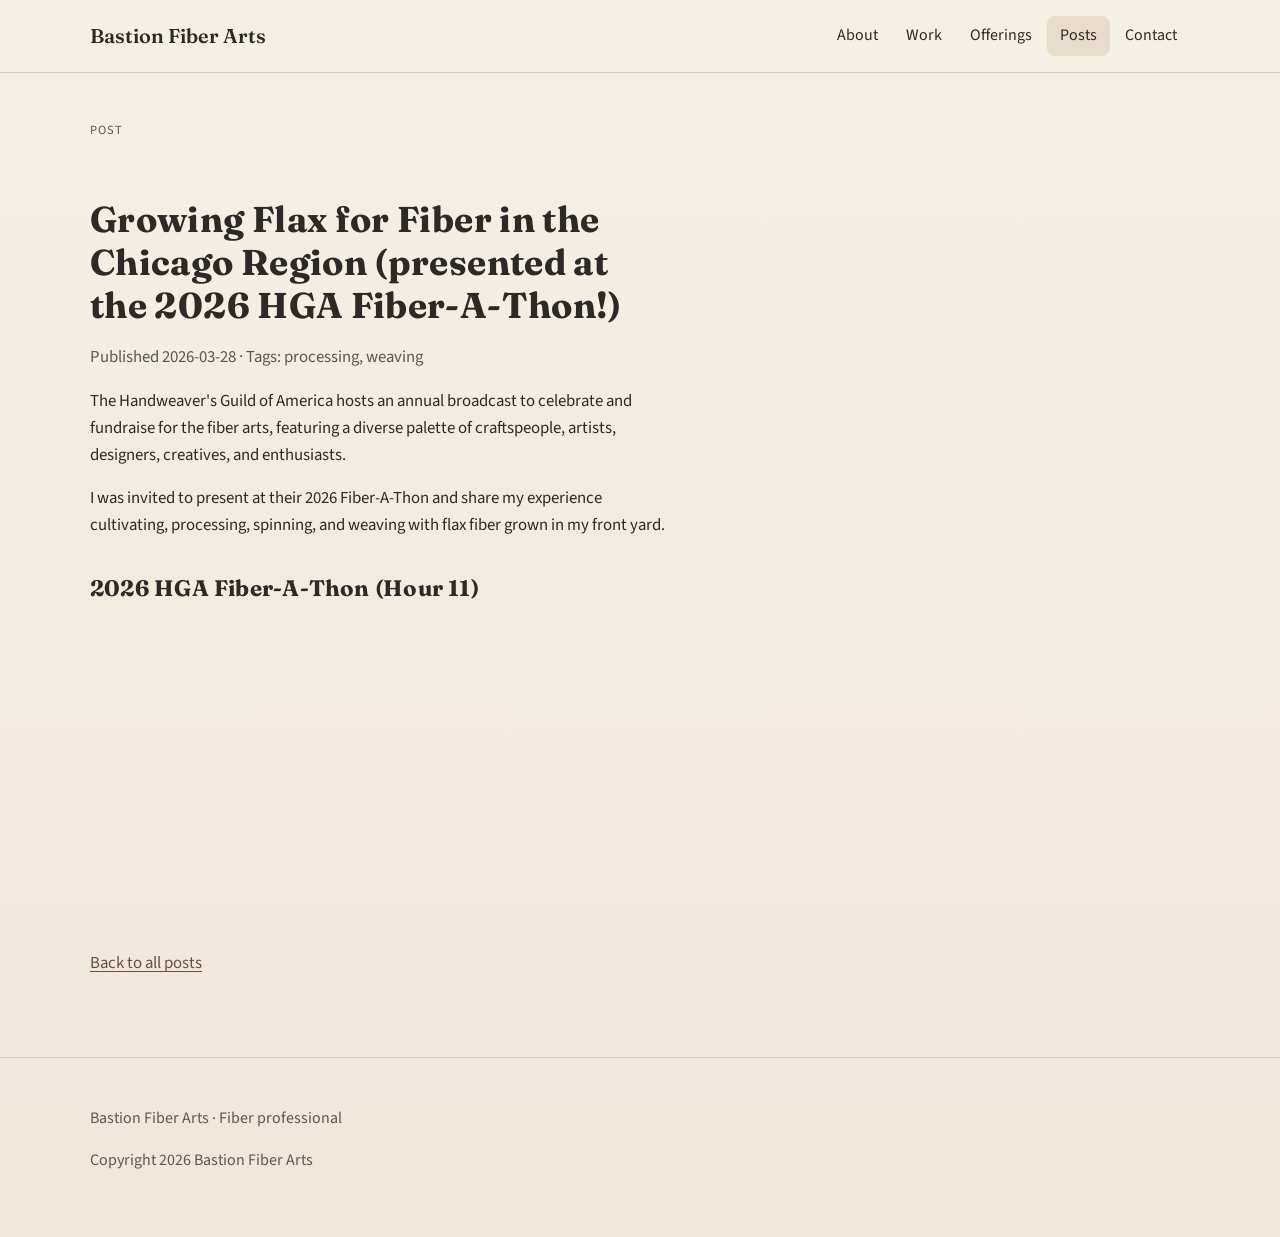
<file: docs/posts/flax-presentation-hga.html>
<!doctype html>
<html lang="en">
  <head>
    <meta charset="UTF-8" />
    <meta name="viewport" content="width=device-width, initial-scale=1" />
    <title>From Fiber to Fabric: Why Sequence Matters | Bastion Fiber Arts</title>
    <meta name="description" content="A journal post on how choices in early fiber preparation influence weaving and garment outcomes." />
    <link rel="preconnect" href="https://fonts.googleapis.com" />
    <link rel="preconnect" href="https://fonts.gstatic.com" crossorigin />
    <link
      href="https://fonts.googleapis.com/css2?family=Fraunces:opsz,wght@9..144,500;9..144,600&family=Source+Sans+3:wght@400;500;600&display=swap"
      rel="stylesheet"
    />
    <link rel="stylesheet" href="../assets/css/styles.css" />
  </head>
  <body>
    <a class="skip-link" href="#main-content">Skip to content</a>

    <header class="site-header">
      <div class="container header-inner">
        <a class="brand" href="../index.html">Bastion Fiber Arts</a>
        <button class="menu-button" type="button" data-menu-button aria-expanded="false" aria-controls="primary-navigation">Menu</button>
        <nav id="primary-navigation" class="primary-nav" aria-label="Primary" data-primary-nav>
          <ul class="nav-list">
            <li><a href="../about/index.html">About</a></li>
            <li><a href="../work/index.html">Work</a></li>
            <li><a href="../offerings/index.html">Offerings</a></li>
            <li><a href="index.html" aria-current="page">Posts</a></li>
            <li><a href="../contact/index.html">Contact</a></li>
          </ul>
        </nav>
      </div>
    </header>

    <main id="main-content" class="container">
      <article class="section reveal post-content">
        <p class="kicker">Post</p>
        <h1>Growing Flax for Fiber in the Chicago Region (presented at the 2026 HGA Fiber-A-Thon!) </h1>
        <p class="muted">Published 2026-03-28 · Tags: processing, weaving</p>

        <p>The Handweaver's Guild of America hosts an annual broadcast to celebrate and fundraise for the fiber arts, featuring a diverse palette of craftspeople, artists, designers, creatives, and enthusiasts. </p>

        <p>I was invited to present at their 2026 Fiber-A-Thon and share my experience cultivating, processing, spinning, and weaving with flax fiber grown in my front yard.</p>

        <h3>2026 HGA Fiber-A-Thon (Hour 11)</h3>
        <iframe width="560" height="315" src="https://www.youtube.com/embed/GK38GNSgpis?si=zXan9oxgO5c7TIV4&amp;start=6" title="YouTube video player" frameborder="0" allow="accelerometer; autoplay; clipboard-write; encrypted-media; gyroscope; picture-in-picture; web-share" referrerpolicy="strict-origin-when-cross-origin" allowfullscreen></iframe>

        <p><a href="index.html">Back to all posts</a></p>
      </article>
    </main>

    <footer class="site-footer">
      <div class="container">
        <p>Bastion Fiber Arts · Fiber professional</p>
        <p>Copyright <span data-current-year></span> Bastion Fiber Arts</p>
      </div>
    </footer>

    <script src="../assets/js/main.js"></script>
  </body>
</html>
</file>
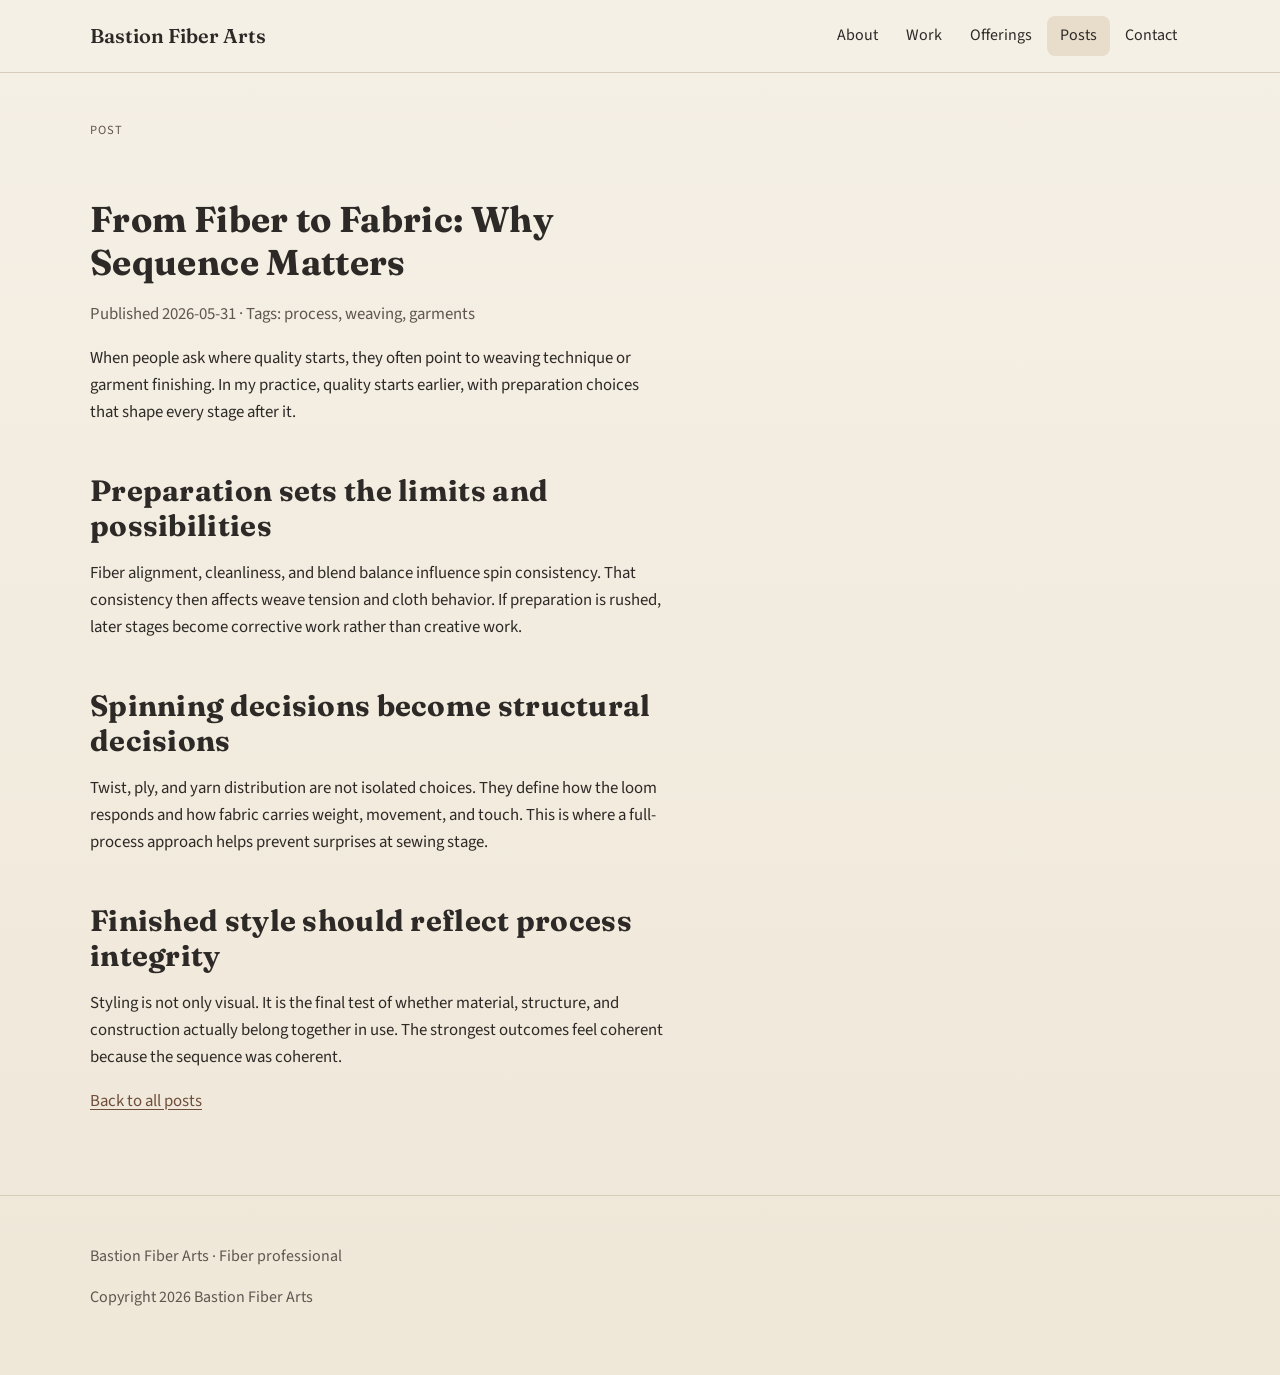
<file: docs/posts/from-fiber-to-fabric.html>
<!doctype html>
<html lang="en">
  <head>
    <meta charset="UTF-8" />
    <meta name="viewport" content="width=device-width, initial-scale=1" />
    <title>From Fiber to Fabric: Why Sequence Matters | Bastion Fiber Arts</title>
    <meta name="description" content="A journal post on how choices in early fiber preparation influence weaving and garment outcomes." />
    <link rel="preconnect" href="https://fonts.googleapis.com" />
    <link rel="preconnect" href="https://fonts.gstatic.com" crossorigin />
    <link
      href="https://fonts.googleapis.com/css2?family=Fraunces:opsz,wght@9..144,500;9..144,600&family=Source+Sans+3:wght@400;500;600&display=swap"
      rel="stylesheet"
    />
    <link rel="stylesheet" href="../assets/css/styles.css" />
  </head>
  <body>
    <a class="skip-link" href="#main-content">Skip to content</a>

    <header class="site-header">
      <div class="container header-inner">
        <a class="brand" href="../index.html">Bastion Fiber Arts</a>
        <button class="menu-button" type="button" data-menu-button aria-expanded="false" aria-controls="primary-navigation">Menu</button>
        <nav id="primary-navigation" class="primary-nav" aria-label="Primary" data-primary-nav>
          <ul class="nav-list">
            <li><a href="../about/index.html">About</a></li>
            <li><a href="../work/index.html">Work</a></li>
            <li><a href="../offerings/index.html">Offerings</a></li>
            <li><a href="index.html" aria-current="page">Posts</a></li>
            <li><a href="../contact/index.html">Contact</a></li>
          </ul>
        </nav>
      </div>
    </header>

    <main id="main-content" class="container">
      <article class="section reveal post-content">
        <p class="kicker">Post</p>
        <h1>From Fiber to Fabric: Why Sequence Matters</h1>
        <p class="muted">Published 2026-05-31 · Tags: process, weaving, garments</p>

        <p>When people ask where quality starts, they often point to weaving technique or garment finishing. In my practice, quality starts earlier, with preparation choices that shape every stage after it.</p>

        <h2>Preparation sets the limits and possibilities</h2>
        <p>Fiber alignment, cleanliness, and blend balance influence spin consistency. That consistency then affects weave tension and cloth behavior. If preparation is rushed, later stages become corrective work rather than creative work.</p>

        <h2>Spinning decisions become structural decisions</h2>
        <p>Twist, ply, and yarn distribution are not isolated choices. They define how the loom responds and how fabric carries weight, movement, and touch. This is where a full-process approach helps prevent surprises at sewing stage.</p>

        <h2>Finished style should reflect process integrity</h2>
        <p>Styling is not only visual. It is the final test of whether material, structure, and construction actually belong together in use. The strongest outcomes feel coherent because the sequence was coherent.</p>

        <p><a href="index.html">Back to all posts</a></p>
      </article>
    </main>

    <footer class="site-footer">
      <div class="container">
        <p>Bastion Fiber Arts · Fiber professional</p>
        <p>Copyright <span data-current-year></span> Bastion Fiber Arts</p>
      </div>
    </footer>

    <script src="../assets/js/main.js"></script>
  </body>
</html>
</file>
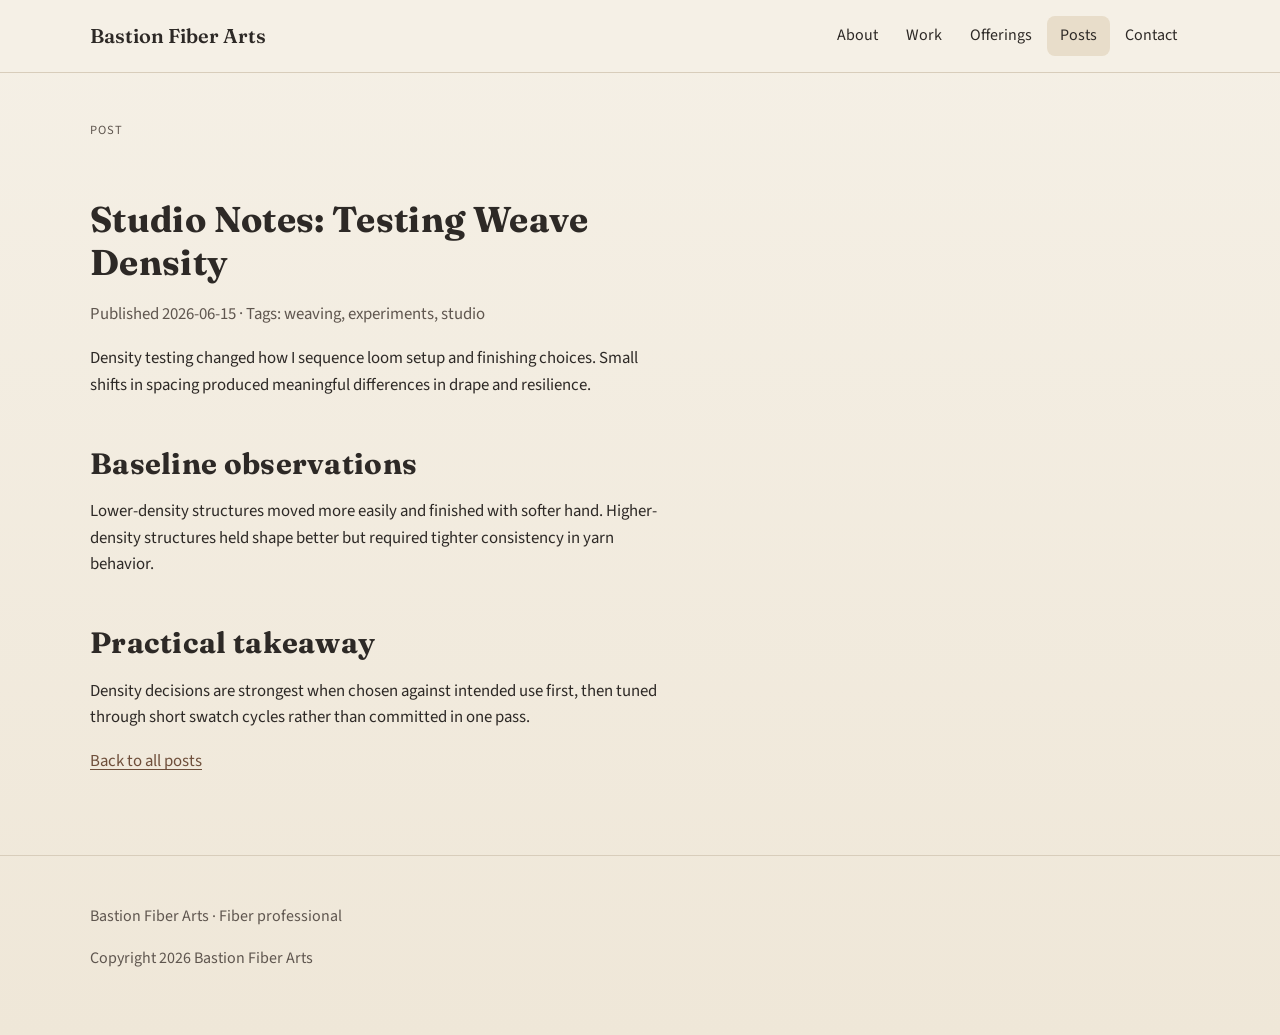
<file: docs/posts/studio-notes-testing-weave-density.html>
<!doctype html>
<html lang="en">
  <head>
    <meta charset="UTF-8" />
    <meta name="viewport" content="width=device-width, initial-scale=1" />
    <title>Studio Notes: Testing Weave Density | Bastion Fiber Arts</title>
    <meta
      name="description"
      content="Studio notes on weave density tests and how density decisions affect drape, resilience, and finishing strategy."
    />
    <link rel="preconnect" href="https://fonts.googleapis.com" />
    <link rel="preconnect" href="https://fonts.gstatic.com" crossorigin />
    <link
      href="https://fonts.googleapis.com/css2?family=Fraunces:opsz,wght@9..144,500;9..144,600&family=Source+Sans+3:wght@400;500;600&display=swap"
      rel="stylesheet"
    />
    <link rel="stylesheet" href="../assets/css/styles.css" />
  </head>
  <body>
    <a class="skip-link" href="#main-content">Skip to content</a>

    <header class="site-header">
      <div class="container header-inner">
        <a class="brand" href="../index.html">Bastion Fiber Arts</a>
        <button class="menu-button" type="button" data-menu-button aria-expanded="false" aria-controls="primary-navigation">Menu</button>
        <nav id="primary-navigation" class="primary-nav" aria-label="Primary" data-primary-nav>
          <ul class="nav-list">
            <li><a href="../about/index.html">About</a></li>
            <li><a href="../work/index.html">Work</a></li>
            <li><a href="../offerings/index.html">Offerings</a></li>
            <li><a href="index.html" aria-current="page">Posts</a></li>
            <li><a href="../contact/index.html">Contact</a></li>
          </ul>
        </nav>
      </div>
    </header>

    <main id="main-content" class="container">
      <article class="section reveal post-content">
        <p class="kicker">Post</p>
        <h1>Studio Notes: Testing Weave Density</h1>
        <p class="muted">Published 2026-06-15 · Tags: weaving, experiments, studio</p>

        <p>Density testing changed how I sequence loom setup and finishing choices. Small shifts in spacing produced meaningful differences in drape and resilience.</p>

        <h2>Baseline observations</h2>
        <p>Lower-density structures moved more easily and finished with softer hand. Higher-density structures held shape better but required tighter consistency in yarn behavior.</p>

        <h2>Practical takeaway</h2>
        <p>Density decisions are strongest when chosen against intended use first, then tuned through short swatch cycles rather than committed in one pass.</p>

        <p><a href="index.html">Back to all posts</a></p>
      </article>
    </main>

    <footer class="site-footer">
      <div class="container">
        <p>Bastion Fiber Arts · Fiber professional</p>
        <p>Copyright <span data-current-year></span> Bastion Fiber Arts</p>
      </div>
    </footer>

    <script src="../assets/js/main.js"></script>
  </body>
</html>
</file>
<file: docs/assets/css/styles.css>
:root {
  --color-bg: #f5f0e6;
  --color-surface: #efe7d8;
  --color-surface-2: #e8ddca;
  --color-text: #2d2926;
  --color-text-soft: #5f564f;
  --color-accent: #6e4e3a;
  --color-accent-soft: #8a6953;
  --color-border: #d8cdbb;
  --color-focus: #3e6e78;
  --max-width: 1100px;
  --radius: 12px;
  --radius-sm: 8px;
  --shadow-soft: 0 6px 20px rgba(45, 41, 38, 0.08);
  --space-1: 0.5rem;
  --space-2: 0.75rem;
  --space-3: 1rem;
  --space-4: 1.5rem;
  --space-5: 2rem;
  --space-6: 3rem;
  --space-7: 4rem;
}

* {
  box-sizing: border-box;
}

html {
  scroll-behavior: smooth;
  background: var(--color-bg);
}

body {
  margin: 0;
  min-height: 100vh;
  min-height: 100dvh;
  display: flex;
  flex-direction: column;
  font-family: "Source Sans 3", "Trebuchet MS", sans-serif;
  color: var(--color-text);
  background: linear-gradient(180deg, var(--color-bg) 0%, var(--color-surface) 100%);
  line-height: 1.6;
  text-rendering: optimizeLegibility;
}

main {
  flex: 1 0 auto;
}

body::before {
  content: "";
  position: fixed;
  inset: 0;
  pointer-events: none;
  background-image: repeating-linear-gradient(
    135deg,
    rgba(138, 105, 83, 0.03),
    rgba(138, 105, 83, 0.03) 1px,
    transparent 1px,
    transparent 13px
  );
  z-index: -1;
}

img {
  max-width: 100%;
  height: auto;
  display: block;
}

a {
  color: var(--color-accent);
  text-decoration-thickness: 1px;
  text-underline-offset: 3px;
}

a:hover {
  color: var(--color-accent-soft);
}

a:focus-visible,
button:focus-visible,
input:focus-visible,
textarea:focus-visible {
  outline: 3px solid var(--color-focus);
  outline-offset: 2px;
}

.skip-link {
  position: absolute;
  left: -999px;
  top: 0;
  background: var(--color-accent);
  color: #ffffff;
  padding: var(--space-2) var(--space-3);
  z-index: 999;
}

.skip-link:focus-visible {
  left: var(--space-3);
  top: var(--space-3);
}

.container {
  width: min(100% - 2rem, var(--max-width));
  margin-inline: auto;
}

.site-header {
  position: sticky;
  top: 0;
  z-index: 50;
  backdrop-filter: blur(8px);
  background: rgba(245, 240, 230, 0.9);
  border-bottom: 1px solid var(--color-border);
}

.header-inner {
  min-height: 72px;
  display: flex;
  align-items: center;
  justify-content: space-between;
  gap: var(--space-3);
}

.brand {
  font-family: "Fraunces", Georgia, serif;
  font-size: 1.25rem;
  font-weight: 600;
  color: var(--color-text);
  text-decoration: none;
}

.menu-button {
  border: 1px solid var(--color-border);
  background: var(--color-surface);
  color: var(--color-text);
  border-radius: var(--radius-sm);
  padding: 0.5rem 0.75rem;
  font: inherit;
  display: inline-flex;
  align-items: center;
  gap: 0.5rem;
}

.primary-nav {
  position: absolute;
  top: 72px;
  left: 0;
  right: 0;
  background: var(--color-bg);
  border-bottom: 1px solid var(--color-border);
  padding: var(--space-2) 0;
  display: none;
}

body.nav-open .primary-nav {
  display: block;
}

.nav-list {
  list-style: none;
  margin: 0;
  padding: 0;
  display: grid;
  gap: 0.125rem;
}

.nav-list a {
  display: block;
  padding: 0.65rem var(--space-3);
  border-radius: var(--radius-sm);
  text-decoration: none;
  color: var(--color-text);
}

.nav-list a:hover,
.nav-list a[aria-current="page"] {
  background: var(--color-surface-2);
}

.hero {
  margin-top: var(--space-5);
  margin-bottom: var(--space-6);
  border: 1px solid var(--color-border);
  border-radius: var(--radius);
  overflow: hidden;
  background: #ded3c3;
  box-shadow: var(--shadow-soft);
}

.hero-media {
  position: relative;
  min-height: 380px;
  background-image:
    linear-gradient(140deg, rgba(45, 41, 38, 0.7), rgba(45, 41, 38, 0.38)),
    url("../img/hero-muted.jpg");
  background-size: cover;
  background-position: center;
}

.hero-content {
  position: absolute;
  inset: auto 0 0 0;
  padding: var(--space-6) var(--space-4) var(--space-4);
  color: #fefaf4;
}

.hero-actions {
  display: flex;
  flex-wrap: wrap;
  gap: var(--space-2);
  padding: var(--space-3) var(--space-4) var(--space-4);
  background: var(--color-surface);
  border-top: 1px solid var(--color-border);
}

h1,
h2,
h3 {
  font-family: "Fraunces", Georgia, serif;
  line-height: 1.2;
  letter-spacing: 0.01em;
}

h1 {
  font-size: clamp(1.85rem, 2.8vw, 3rem);
  margin-bottom: var(--space-2);
}

h2 {
  font-size: clamp(1.45rem, 2.3vw, 2.1rem);
  margin: 0 0 var(--space-2);
}

h3 {
  font-size: clamp(1.125rem, 1.8vw, 1.4rem);
  margin: 0 0 var(--space-1);
}

.lead {
  font-size: 1.1rem;
  color: var(--color-text-soft);
  max-width: 66ch;
}

.button-row {
  display: flex;
  flex-wrap: wrap;
  gap: var(--space-2);
  margin-top: var(--space-3);
}

.button {
  border-radius: 999px;
  padding: 0.6rem 1rem;
  text-decoration: none;
  display: inline-block;
  border: 1px solid var(--color-accent);
}

.button.primary {
  background: var(--color-accent);
  color: #fff;
}

.button.secondary {
  background: transparent;
  color: var(--color-accent);
}

.section {
  margin: var(--space-6) 0;
}

.section-header {
  margin-bottom: var(--space-3);
}

.home-kicker {
  text-transform: uppercase;
  letter-spacing: 0.08em;
  font-size: 0.78rem;
  color: #E9DCC9;
  margin-bottom: var(--space-1);
}

.kicker {
  text-transform: uppercase;
  letter-spacing: 0.08em;
  font-size: 0.78rem;
  color: var(--color-text-soft);
  margin-bottom: var(--space-1);
}

.workflow-strip {
  display: grid;
  gap: var(--space-2);
}

.workflow-step {
  border: 1px solid var(--color-border);
  border-radius: var(--radius-sm);
  background: var(--color-surface);
  padding: var(--space-3);
}

.card-grid {
  display: grid;
  grid-template-columns: 1fr;
  gap: var(--space-3);
}

.card {
  border: 1px solid var(--color-border);
  border-radius: var(--radius);
  background: var(--color-surface);
  box-shadow: var(--shadow-soft);
  overflow: hidden;
}

.card-body {
  padding: var(--space-3);
}

.card-meta {
  display: flex;
  flex-wrap: wrap;
  gap: 0.5rem;
  margin: 0.5rem 0 0;
}

.chip {
  font-size: 0.82rem;
  color: var(--color-text-soft);
  border: 1px solid var(--color-border);
  border-radius: 999px;
  padding: 0.2rem 0.55rem;
}

.work-toolbar {
  display: flex;
  flex-wrap: wrap;
  align-items: center;
  gap: var(--space-2);
  margin-bottom: var(--space-3);
}

.work-toolbar label {
  font-weight: 600;
}

.work-toolbar select {
  border: 1px solid var(--color-border);
  border-radius: var(--radius-sm);
  background: var(--color-surface);
  color: var(--color-text);
  font: inherit;
  padding: 0.45rem 0.65rem;
}

.muted {
  color: var(--color-text-soft);
}

.timeline {
  list-style: none;
  padding: 0;
  margin: var(--space-3) 0 0;
  border-left: 2px solid var(--color-border);
}

.timeline li {
  padding: 0 0 var(--space-3) var(--space-3);
  position: relative;
}

.timeline li::before {
  content: "";
  position: absolute;
  width: 10px;
  height: 10px;
  border-radius: 50%;
  background: var(--color-accent);
  left: -6px;
  top: 0.35rem;
}

.post-list {
  list-style: none;
  margin: 0;
  padding: 0;
  display: grid;
  gap: var(--space-3);
}

.post-list-item {
  border: 1px solid var(--color-border);
  background: var(--color-surface);
  border-radius: var(--radius-sm);
  padding: var(--space-3);
}

.post-content {
  max-width: 72ch;
  font-size: 1.05rem;
}

.post-content h1,
.post-content h2,
.post-content h3 {
  margin-top: 1.6em;
}

.site-footer {
  margin-top: var(--space-5);
  padding: var(--space-5) 0 var(--space-6);
  border-top: 1px solid var(--color-border);
  color: var(--color-text-soft);
}

.reveal {
  opacity: 0;
  transform: translateY(8px);
  transition: opacity 260ms ease, transform 260ms ease;
}

.reveal.is-visible {
  opacity: 1;
  transform: translateY(0);
}

@media (prefers-reduced-motion: reduce) {
  html {
    scroll-behavior: auto;
  }

  .reveal,
  .reveal.is-visible {
    opacity: 1;
    transform: none;
    transition: none;
  }
}

@media (min-width: 768px) {
  .card-grid.two {
    grid-template-columns: repeat(2, minmax(0, 1fr));
  }

  .workflow-strip {
    grid-template-columns: repeat(2, minmax(0, 1fr));
  }

  .hero-media {
    min-height: 460px;
  }

  .hero-actions {
    padding: var(--space-3) var(--space-6) var(--space-4);
  }
}

@media (min-width: 1024px) {
  .menu-button {
    display: none;
  }

  .primary-nav {
    display: block;
    position: static;
    border: 0;
    padding: 0;
    background: transparent;
  }

  .nav-list {
    display: flex;
    align-items: center;
    gap: 0.15rem;
  }

  .nav-list a {
    padding: 0.45rem 0.8rem;
  }

  .hero-content {
    max-width: 70%;
    padding: var(--space-7);
  }

  .card-grid.three {
    grid-template-columns: repeat(3, minmax(0, 1fr));
  }

  .workflow-strip {
    grid-template-columns: repeat(4, minmax(0, 1fr));
  }
}
</file>
<file: site/assets/css/styles.css>
:root {
  --color-bg: #f5f0e6;
  --color-surface: #efe7d8;
  --color-surface-2: #e8ddca;
  --color-text: #2d2926;
  --color-text-soft: #5f564f;
  --color-accent: #6e4e3a;
  --color-accent-soft: #8a6953;
  --color-border: #d8cdbb;
  --color-focus: #3e6e78;
  --max-width: 1100px;
  --radius: 12px;
  --radius-sm: 8px;
  --shadow-soft: 0 6px 20px rgba(45, 41, 38, 0.08);
  --space-1: 0.5rem;
  --space-2: 0.75rem;
  --space-3: 1rem;
  --space-4: 1.5rem;
  --space-5: 2rem;
  --space-6: 3rem;
  --space-7: 4rem;
}

* {
  box-sizing: border-box;
}

html {
  scroll-behavior: smooth;
  background: var(--color-bg);
}

body {
  margin: 0;
  min-height: 100vh;
  min-height: 100dvh;
  display: flex;
  flex-direction: column;
  font-family: "Source Sans 3", "Trebuchet MS", sans-serif;
  color: var(--color-text);
  background: linear-gradient(180deg, var(--color-bg) 0%, var(--color-surface) 100%);
  line-height: 1.6;
  text-rendering: optimizeLegibility;
}

main {
  flex: 1 0 auto;
}

body::before {
  content: "";
  position: fixed;
  inset: 0;
  pointer-events: none;
  background-image: repeating-linear-gradient(
    135deg,
    rgba(138, 105, 83, 0.03),
    rgba(138, 105, 83, 0.03) 1px,
    transparent 1px,
    transparent 13px
  );
  z-index: -1;
}

img {
  max-width: 100%;
  height: auto;
  display: block;
}

a {
  color: var(--color-accent);
  text-decoration-thickness: 1px;
  text-underline-offset: 3px;
}

a:hover {
  color: var(--color-accent-soft);
}

a:focus-visible,
button:focus-visible,
input:focus-visible,
textarea:focus-visible {
  outline: 3px solid var(--color-focus);
  outline-offset: 2px;
}

.skip-link {
  position: absolute;
  left: -999px;
  top: 0;
  background: var(--color-accent);
  color: #ffffff;
  padding: var(--space-2) var(--space-3);
  z-index: 999;
}

.skip-link:focus-visible {
  left: var(--space-3);
  top: var(--space-3);
}

.container {
  width: min(100% - 2rem, var(--max-width));
  margin-inline: auto;
}

.site-header {
  position: sticky;
  top: 0;
  z-index: 50;
  backdrop-filter: blur(8px);
  background: rgba(245, 240, 230, 0.9);
  border-bottom: 1px solid var(--color-border);
}

.header-inner {
  min-height: 72px;
  display: flex;
  align-items: center;
  justify-content: space-between;
  gap: var(--space-3);
}

.brand {
  font-family: "Fraunces", Georgia, serif;
  font-size: 1.25rem;
  font-weight: 600;
  color: var(--color-text);
  text-decoration: none;
}

.menu-button {
  border: 1px solid var(--color-border);
  background: var(--color-surface);
  color: var(--color-text);
  border-radius: var(--radius-sm);
  padding: 0.5rem 0.75rem;
  font: inherit;
  display: inline-flex;
  align-items: center;
  gap: 0.5rem;
}

.primary-nav {
  position: absolute;
  top: 72px;
  left: 0;
  right: 0;
  background: var(--color-bg);
  border-bottom: 1px solid var(--color-border);
  padding: var(--space-2) 0;
  display: none;
}

body.nav-open .primary-nav {
  display: block;
}

.nav-list {
  list-style: none;
  margin: 0;
  padding: 0;
  display: grid;
  gap: 0.125rem;
}

.nav-list a {
  display: block;
  padding: 0.65rem var(--space-3);
  border-radius: var(--radius-sm);
  text-decoration: none;
  color: var(--color-text);
}

.nav-list a:hover,
.nav-list a[aria-current="page"] {
  background: var(--color-surface-2);
}

.hero {
  margin-top: var(--space-5);
  margin-bottom: var(--space-6);
  border: 1px solid var(--color-border);
  border-radius: var(--radius);
  overflow: hidden;
  background: #ded3c3;
  box-shadow: var(--shadow-soft);
}

.hero-media {
  position: relative;
  min-height: 380px;
  background-image:
    linear-gradient(140deg, rgba(45, 41, 38, 0.7), rgba(45, 41, 38, 0.38)),
    url("../img/hero-muted.jpg");
  background-size: cover;
  background-position: center;
}

.hero-content {
  position: absolute;
  inset: auto 0 0 0;
  padding: var(--space-6) var(--space-4) var(--space-4);
  color: #fefaf4;
}

.hero-actions {
  display: flex;
  flex-wrap: wrap;
  gap: var(--space-2);
  padding: var(--space-3) var(--space-4) var(--space-4);
  background: var(--color-surface);
  border-top: 1px solid var(--color-border);
}

h1,
h2,
h3 {
  font-family: "Fraunces", Georgia, serif;
  line-height: 1.2;
  letter-spacing: 0.01em;
}

h1 {
  font-size: clamp(1.85rem, 2.8vw, 3rem);
  margin-bottom: var(--space-2);
}

h2 {
  font-size: clamp(1.45rem, 2.3vw, 2.1rem);
  margin: 0 0 var(--space-2);
}

h3 {
  font-size: clamp(1.125rem, 1.8vw, 1.4rem);
  margin: 0 0 var(--space-1);
}

.lead {
  font-size: 1.1rem;
  color: var(--color-text-soft);
  max-width: 66ch;
}

.button-row {
  display: flex;
  flex-wrap: wrap;
  gap: var(--space-2);
  margin-top: var(--space-3);
}

.button {
  border-radius: 999px;
  padding: 0.6rem 1rem;
  text-decoration: none;
  display: inline-block;
  border: 1px solid var(--color-accent);
}

.button.primary {
  background: var(--color-accent);
  color: #fff;
}

.button.secondary {
  background: transparent;
  color: var(--color-accent);
}

.section {
  margin: var(--space-6) 0;
}

.section-header {
  margin-bottom: var(--space-3);
}

.kicker {
  text-transform: uppercase;
  letter-spacing: 0.08em;
  font-size: 0.78rem;
  color: var(--color-text-soft);
  margin-bottom: var(--space-1);
}

.workflow-strip {
  display: grid;
  gap: var(--space-2);
}

.workflow-step {
  border: 1px solid var(--color-border);
  border-radius: var(--radius-sm);
  background: var(--color-surface);
  padding: var(--space-3);
}

.card-grid {
  display: grid;
  grid-template-columns: 1fr;
  gap: var(--space-3);
}

.card {
  border: 1px solid var(--color-border);
  border-radius: var(--radius);
  background: var(--color-surface);
  box-shadow: var(--shadow-soft);
  overflow: hidden;
}

.card-body {
  padding: var(--space-3);
}

.card-meta {
  display: flex;
  flex-wrap: wrap;
  gap: 0.5rem;
  margin: 0.5rem 0 0;
}

.chip {
  font-size: 0.82rem;
  color: var(--color-text-soft);
  border: 1px solid var(--color-border);
  border-radius: 999px;
  padding: 0.2rem 0.55rem;
}

.work-toolbar {
  display: flex;
  flex-wrap: wrap;
  align-items: center;
  gap: var(--space-2);
  margin-bottom: var(--space-3);
}

.work-toolbar label {
  font-weight: 600;
}

.work-toolbar select {
  border: 1px solid var(--color-border);
  border-radius: var(--radius-sm);
  background: var(--color-surface);
  color: var(--color-text);
  font: inherit;
  padding: 0.45rem 0.65rem;
}

.muted {
  color: var(--color-text-soft);
}

.timeline {
  list-style: none;
  padding: 0;
  margin: var(--space-3) 0 0;
  border-left: 2px solid var(--color-border);
}

.timeline li {
  padding: 0 0 var(--space-3) var(--space-3);
  position: relative;
}

.timeline li::before {
  content: "";
  position: absolute;
  width: 10px;
  height: 10px;
  border-radius: 50%;
  background: var(--color-accent);
  left: -6px;
  top: 0.35rem;
}

.post-list {
  list-style: none;
  margin: 0;
  padding: 0;
  display: grid;
  gap: var(--space-3);
}

.post-list-item {
  border: 1px solid var(--color-border);
  background: var(--color-surface);
  border-radius: var(--radius-sm);
  padding: var(--space-3);
}

.post-content {
  max-width: 72ch;
  font-size: 1.05rem;
}

.post-content h1,
.post-content h2,
.post-content h3 {
  margin-top: 1.6em;
}

.site-footer {
  margin-top: var(--space-5);
  padding: var(--space-5) 0 var(--space-6);
  border-top: 1px solid var(--color-border);
  color: var(--color-text-soft);
}

.reveal {
  opacity: 0;
  transform: translateY(8px);
  transition: opacity 260ms ease, transform 260ms ease;
}

.reveal.is-visible {
  opacity: 1;
  transform: translateY(0);
}

@media (prefers-reduced-motion: reduce) {
  html {
    scroll-behavior: auto;
  }

  .reveal,
  .reveal.is-visible {
    opacity: 1;
    transform: none;
    transition: none;
  }
}

@media (min-width: 768px) {
  .card-grid.two {
    grid-template-columns: repeat(2, minmax(0, 1fr));
  }

  .workflow-strip {
    grid-template-columns: repeat(2, minmax(0, 1fr));
  }

  .hero-media {
    min-height: 460px;
  }

  .hero-actions {
    padding: var(--space-3) var(--space-6) var(--space-4);
  }
}

@media (min-width: 1024px) {
  .menu-button {
    display: none;
  }

  .primary-nav {
    display: block;
    position: static;
    border: 0;
    padding: 0;
    background: transparent;
  }

  .nav-list {
    display: flex;
    align-items: center;
    gap: 0.15rem;
  }

  .nav-list a {
    padding: 0.45rem 0.8rem;
  }

  .hero-content {
    max-width: 70%;
    padding: var(--space-7);
  }

  .card-grid.three {
    grid-template-columns: repeat(3, minmax(0, 1fr));
  }

  .workflow-strip {
    grid-template-columns: repeat(4, minmax(0, 1fr));
  }
}
</file>
